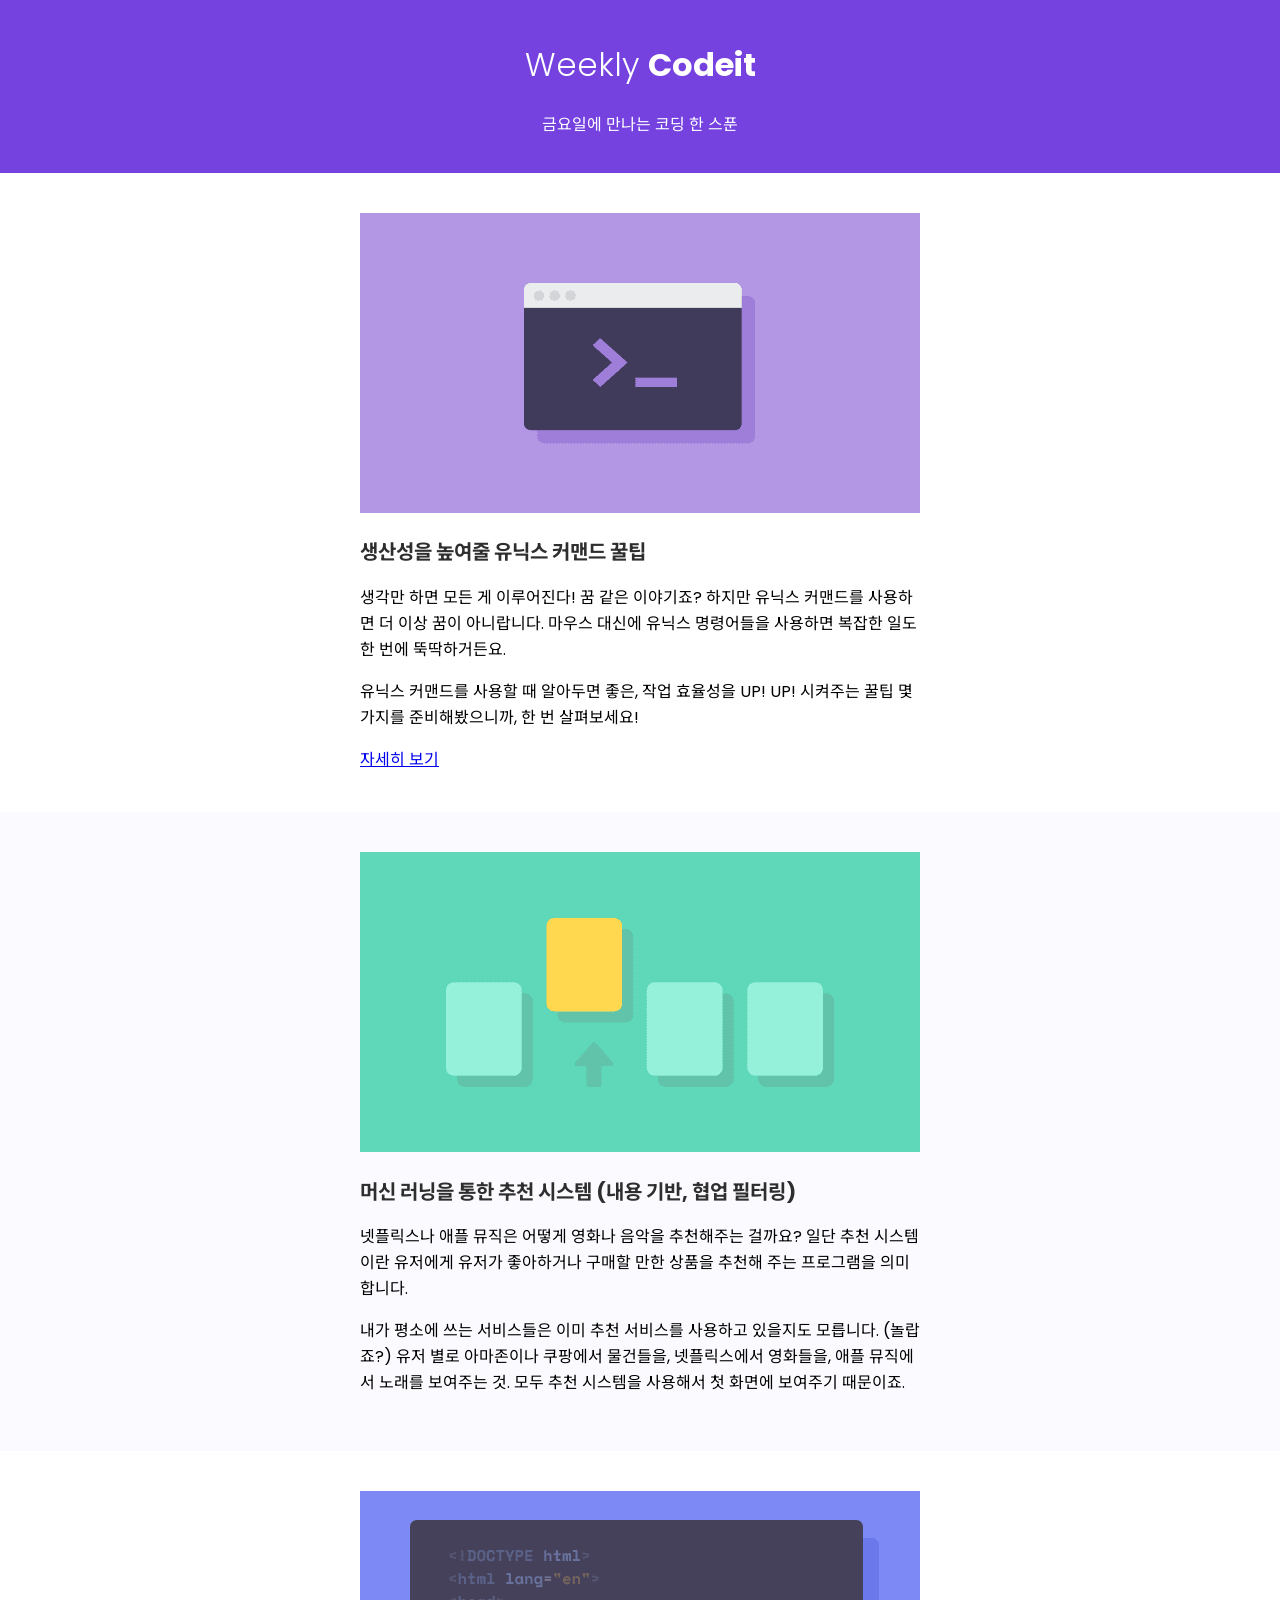
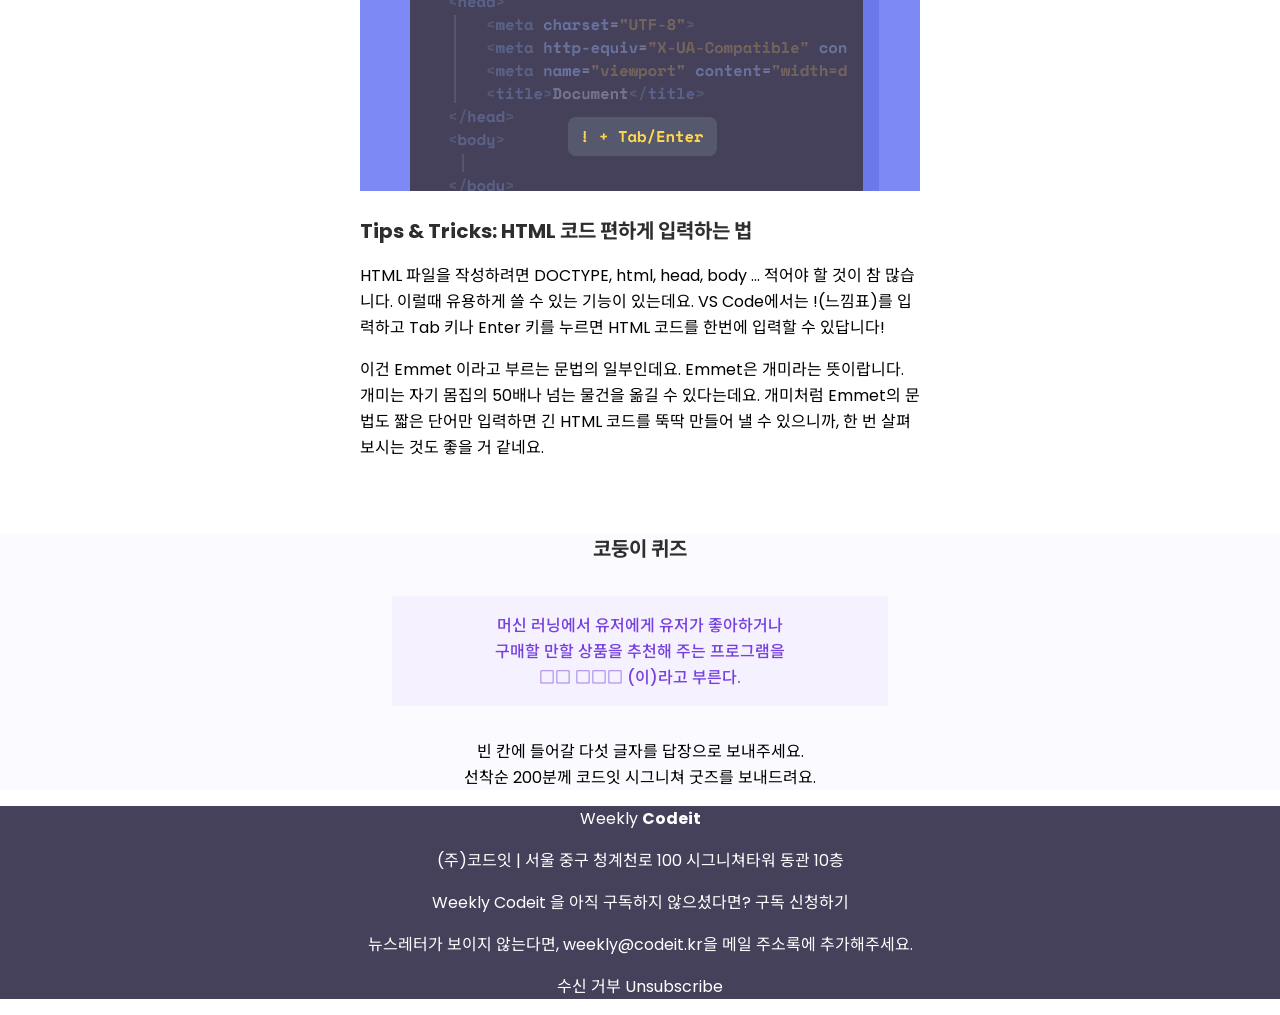
<file: NEWSLETTER/index.html>
<!DOCTYPE html>
<html>
  <head>
    <title>Weekly Codeit!</title>
    <meta charset="UTF-8">
    <link rel="preconnect" href="https://fonts.googleapis.com">
    <link rel="preconnect" href="https://fonts.gstatic.com" crossorigin>
    <link href="https://fonts.googleapis.com/css2?family=Poppins:ital,wght@0,100;0,200;0,300;0,400;0,500;0,600;0,700;0,800;0,900;1,100;1,200;1,300;1,400;1,500;1,600;1,700;1,800;1,900&display=swap" rel="stylesheet">
    <link rel="preconnect" href="https://fonts.googleapis.com">
    <link rel="preconnect" href="https://fonts.gstatic.com" crossorigin>
    <link href="https://fonts.googleapis.com/css2?family=Noto+Sans+KR:wght@100..900&display=swap" rel="stylesheet">
  </head>
  <body style="font-family: Poppins, 'Noto Sans KR'; margin:0">
    <div style="color: #ffffff; background-color: #7542e0; text-align:center; padding: 20px">
      <h1 style="font-weight: 300; ">Weekly <span style="font-weight: 700;">Codeit</span></h1>
      <p>금요일에 만나는 코딩 한 스푼</p>
    </div>
    
    <div style="padding: 40px 20px">
      <div style="width: 560px; margin: 0 auto;">
        <img src="thumbnail-unix.png" style="width: 100%;">
        <h2 style="color: #2e2e2e; font-size: 20px;">생산성을 높여줄 유닉스 커맨드 꿀팁</h2>
        <p>
          생각만 하면 모든 게 이루어진다! 꿈 같은 이야기죠?
          하지만 유닉스 커맨드를 사용하면 더 이상 꿈이 아니랍니다.
          마우스 대신에 유닉스 명령어들을 사용하면 복잡한 일도 한 번에 뚝딱하거든요. 
        </p>
        <p>
          유닉스 커맨드를 사용할 때 알아두면 좋은, 작업 효율성을 UP! UP!
          시켜주는 꿀팁 몇 가지를 준비해봤으니까, 한 번 살펴보세요!
        </p>
        <a href="https://codeit.kr">자세히 보기</a>
        <br>
      </div>
    </div>
    <div style="background-color: #fbfbff; padding: 40px 20px">
      <div style="width: 560px; margin: 0 auto;">
        <img src="thumbnail-machine-learning.png", style="width: 100%;">
        <h2 style="color: #2e2e2e; font-size: 20px;">머신 러닝을 통한 추천 시스템 (내용 기반, 협업 필터링)</h2>
        <p>
          <p>
            넷플릭스나 애플 뮤직은 어떻게 영화나 음악을 추천해주는 걸까요? 일단 추천 시스템이란 유저에게 유저가
            좋아하거나 구매할 만한 상품을 추천해 주는 프로그램을 의미합니다.
          </p>
          <p>
            내가 평소에 쓰는 서비스들은 이미 추천 서비스를 사용하고 있을지도 모릅니다.
            (놀랍죠?) 유저 별로 아마존이나 쿠팡에서 물건들을, 넷플릭스에서 영화들을, 애플 뮤직에서 노래를 보여주는 것.
            모두 추천 시스템을 사용해서 첫 화면에 보여주기 때문이죠.
          </p>
        </p>
      </div>
    </div>
    <div>
      <div style="padding: 40px 20px; width: 560px; margin: 0 auto;">
        <img src="thumbnail-emmet.png", style="width: 100%;">
        <h2 style="color: #2e2e2e; font-size: 20px;">Tips & Tricks: HTML 코드 편하게 입력하는 법</h2>
        <p>
          HTML 파일을 작성하려면 DOCTYPE, html, head, body ... 적어야 할 것이 참 많습니다.
          이럴때 유용하게 쓸 수 있는 기능이 있는데요. VS Code에서는 !(느낌표)를 입력하고 Tab 키나 Enter 키를 누르면
          HTML 코드를 한번에 입력할 수 있답니다!
        </p>
        <p>
          이건 Emmet 이라고 부르는 문법의 일부인데요. Emmet은 개미라는 뜻이랍니다.
          개미는 자기 몸집의 50배나 넘는 물건을 옮길 수 있다는데요.
          개미처럼 Emmet의 문법도 짧은 단어만 입력하면 긴 HTML 코드를 뚝딱 만들어 낼 수 있으니까, 한 번 살펴보시는 것도 좋을 거 같네요.
        </p>
      </div>
    </div>
    <div style="background-color: #fbfbff; text-align:center;">
      <div style="width: 560px; margin: 0 auto;">
        <h2 style="color: #2e2e2e; font-size: 20px;">코둥이 퀴즈</h2>
        <p style="background-color: #f6f1ff; color:#7542e0; font-weight: 500; padding: 16px; margin: 32px">
          머신 러닝에서 유저에게 유저가 좋아하거나<br>
          구매할 만할 상품을 추천해 주는 프로그램을<br>
          □□ □□□  (이)라고 부른다.
        </p>
        <p>
          빈 칸에 들어갈 다섯 글자를 답장으로 보내주세요.<br>
          선착순 200분께 코드잇 시그니쳐 굿즈를 보내드려요.
        </p>
      </div>
    </div>
    <div style="background-color: #46415a; color: #ffffff; text-align:center">
      <p>
        Weekly <span style="font-weight: 700;">Codeit</span>
      </p>
      <p>
        (주)코드잇 | 서울 중구 청계천로 100 시그니쳐타워 동관 10층
      </p>
      <p>
        Weekly Codeit 을 아직 구독하지 않으셨다면? 구독 신청하기
      </p>
      <p>
        뉴스레터가 보이지 않는다면, weekly@codeit.kr을 메일 주소록에 추가해주세요.
      </p>
      <p>
        수신 거부 Unsubscribe
      </p>
    </div>
  </body>
</html>
</file>
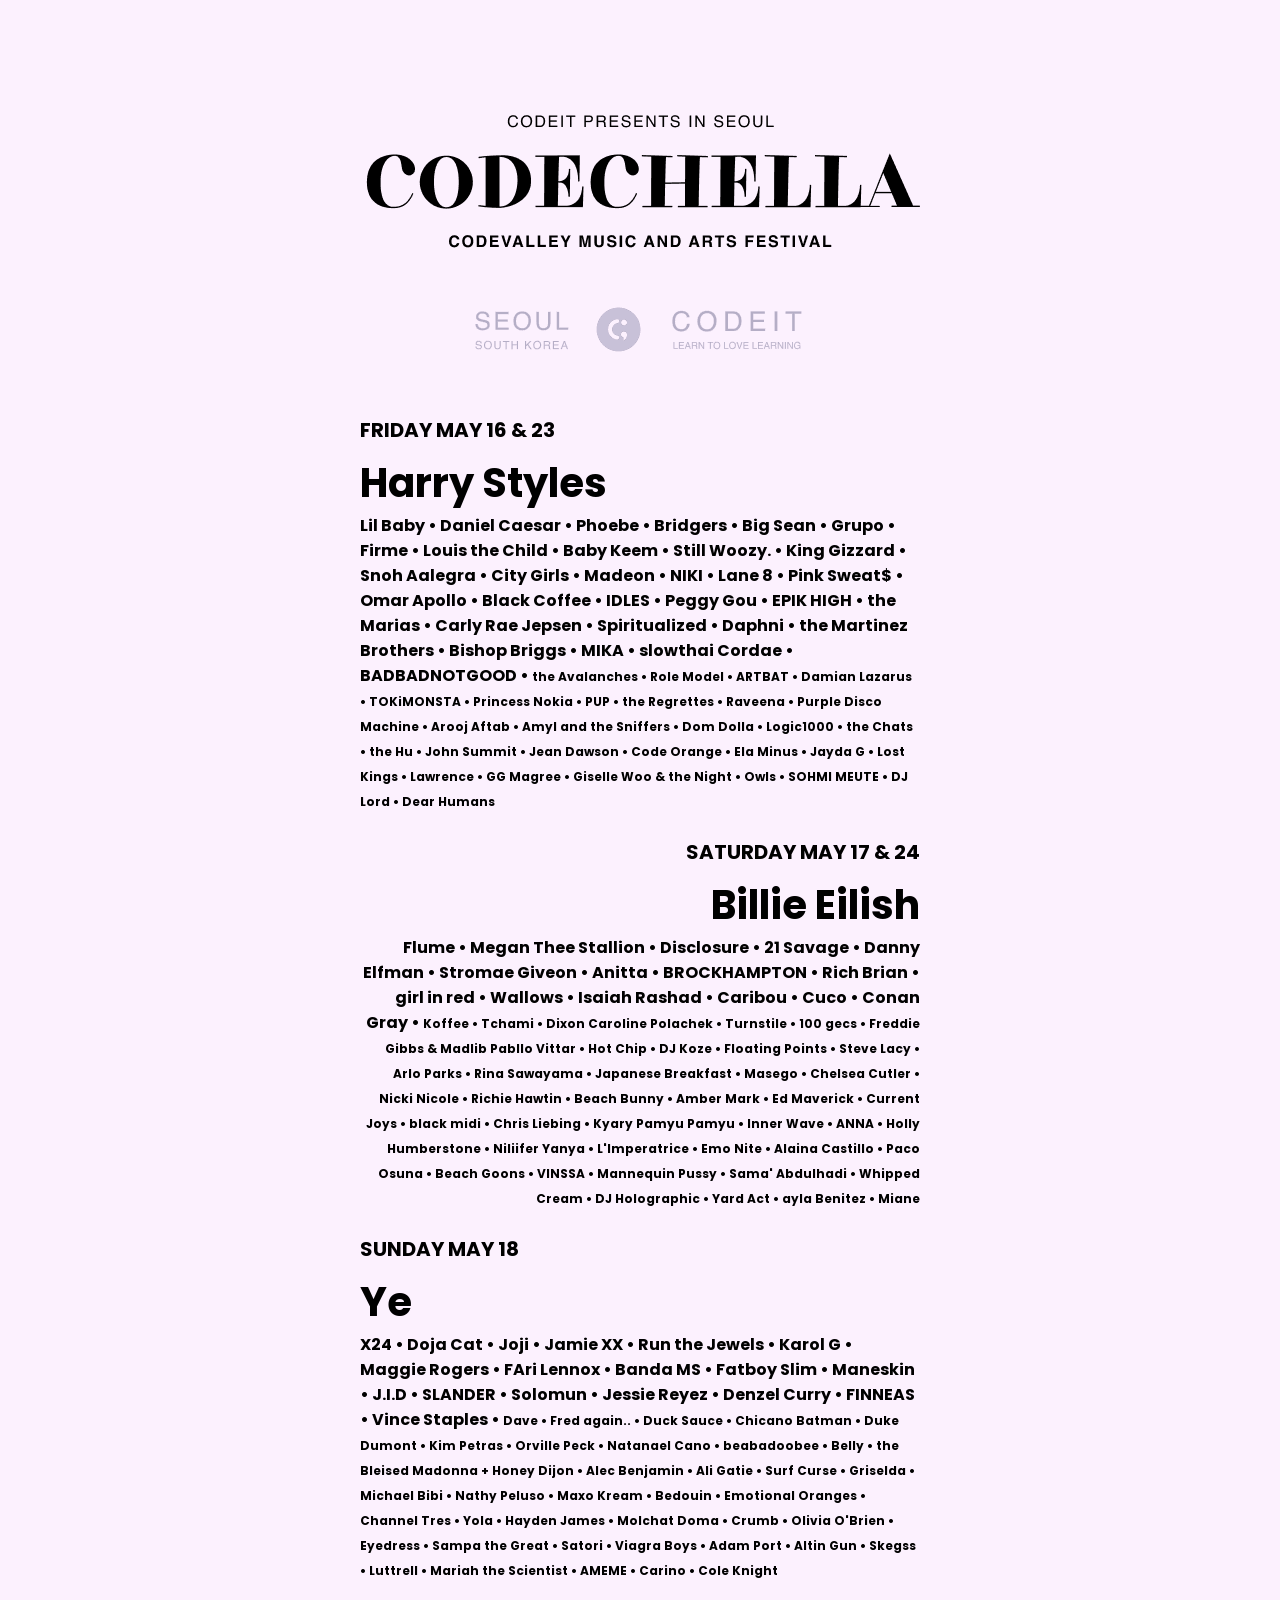
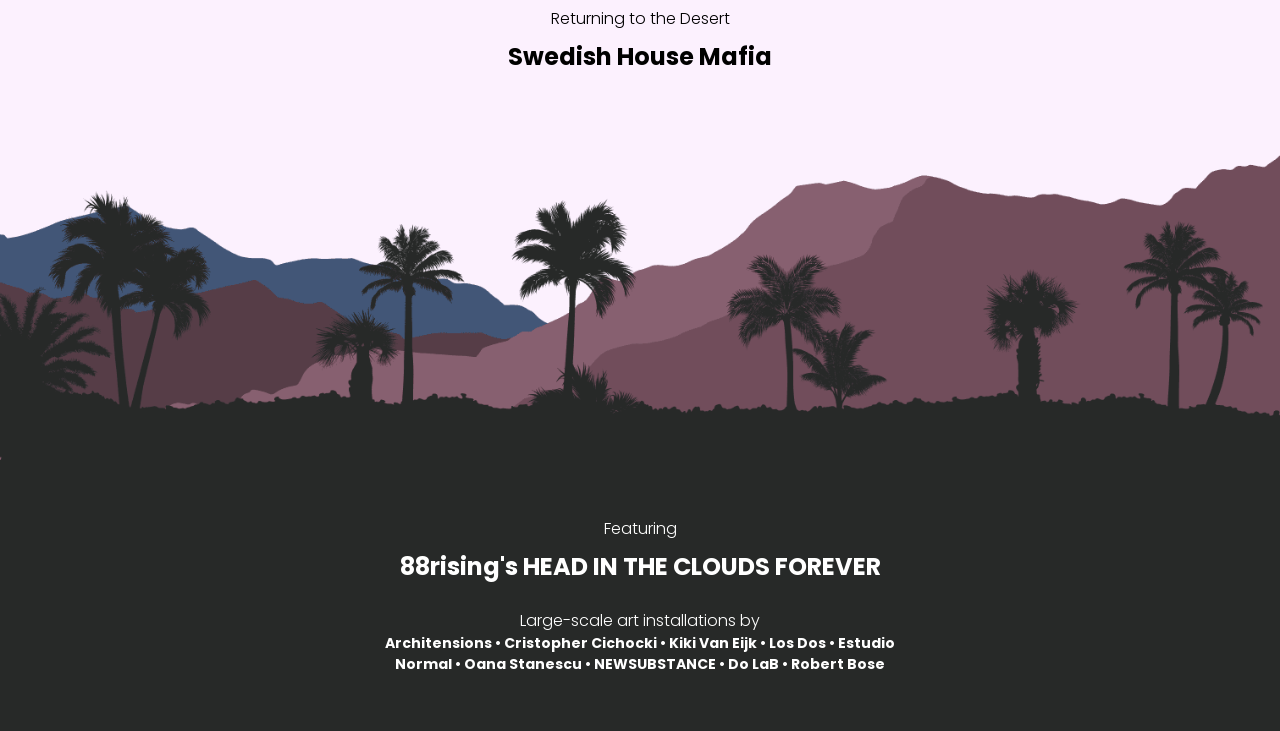
<file: PRACTICE/Codechella/index.html>
<!DOCTYPE html>
<html>
  <head>
    <meta charset="utf-8">
    <title>Codechella Festival</title>
    <link rel="preconnect" href="https://fonts.googleapis.com">
    <link rel="preconnect" href="https://fonts.gstatic.com" crossorigin>
    <link href="https://fonts.googleapis.com/css2?family=Poppins:ital,wght@0,100;0,200;0,300;0,400;0,500;0,600;0,700;0,800;0,900;1,100;1,200;1,300;1,400;1,500;1,600;1,700;1,800;1,900&display=swap" rel="stylesheet">
  </head>
  <body style="font-family: Poppins, sans-serif; background-color: #fcf1fe; font-size: 16px; font-weight: 700; margin: 0">
    <div style="padding: 56px">
      <div style="width: 640px; margin: 56px auto">
        <img src="header.png">
      </div>
      <div style="width: 560px; margin: 24px auto;">
        <div style="margin: 24px 0">
          <h2 style="font-size: 20px; margin: 8px 0">FRIDAY MAY 16 & 23</h2>
          <p style="margin: 8px 0">
            <span style="font-size: 40px; margin: 8px 0">Harry Styles</span><br>
            <span>
              Lil Baby • Daniel Caesar • Phoebe • Bridgers • Big Sean • Grupo •
              Firme • Louis the Child • Baby Keem • Still Woozy. • King Gizzard •
              Snoh Aalegra • City Girls • Madeon • NIKI • Lane 8 • Pink Sweat$ •
              Omar Apollo • Black Coffee • IDLES • Peggy Gou • EPIK HIGH •
              the Marias • Carly Rae Jepsen • Spiritualized • Daphni • the Martinez Brothers •
              Bishop Briggs • MIKA • slowthai Cordae • BADBADNOTGOOD •
            </span>
            <span style="font-size: 12px">
              the Avalanches • Role Model • ARTBAT • Damian Lazarus • TOKiMONSTA •
              Princess Nokia • PUP • the Regrettes • Raveena • Purple Disco Machine •
              Arooj Aftab • Amyl and the Sniffers • Dom Dolla • Logic1000 • the Chats •
              the Hu • John Summit • Jean Dawson • Code Orange • Ela Minus • Jayda G •
              Lost Kings • Lawrence • GG Magree • Giselle Woo & the Night • Owls •
              SOHMI MEUTE • DJ Lord • Dear Humans
            </span>
          </p>
        </div>
        <div style="margin: 24px 0; text-align: right;">
          <h2 style="font-size: 20px; margin: 8px 0">SATURDAY MAY 17 & 24</h2>
          <p style="margin: 8px 0">
            <span style="font-size: 40px; margin: 8px 0">Billie Eilish</span><br>
            <span>
              Flume • Megan Thee Stallion • Disclosure • 21 Savage • Danny Elfman •
              Stromae Giveon • Anitta • BROCKHAMPTON • Rich Brian • girl in red •
              Wallows • Isaiah Rashad • Caribou • Cuco • Conan Gray •
            </span>
            <span style="font-size: 12px">
              Koffee • Tchami • Dixon Caroline Polachek • Turnstile • 100 gecs •
              Freddie Gibbs & Madlib Pabllo Vittar • Hot Chip • DJ Koze •
              Floating Points • Steve Lacy • Arlo Parks •
              Rina Sawayama • Japanese Breakfast • Masego • Chelsea Cutler •
              Nicki Nicole • Richie Hawtin • Beach Bunny • Amber Mark • Ed Maverick •
              Current Joys • black midi • Chris Liebing • Kyary Pamyu Pamyu • 
              Inner Wave • ANNA • Holly Humberstone • Niliifer Yanya • L'Imperatrice •
              Emo Nite • Alaina Castillo • Paco Osuna • Beach Goons • VINSSA • Mannequin
              Pussy • Sama' Abdulhadi • Whipped Cream • DJ Holographic • Yard
              Act • ayla Benitez • Miane
            </span>
          </p>
        </div>
        <div style="margin: 24px 0">
          <h2 style="font-size: 20px; margin: 8px 0">SUNDAY MAY 18</h2>
          <p style="margin: 8px 0">
            <span style="font-size: 40px; margin: 8px 0">Ye</span><br>
            <span>
              X24 • Doja Cat • Joji • Jamie XX • Run the Jewels • Karol G •
              Maggie Rogers • FAri Lennox • Banda MS • Fatboy Slim • Maneskin •
              J.I.D • SLANDER • Solomun • Jessie Reyez • Denzel Curry • FINNEAS •
              Vince Staples •
            </span>
            <span style="font-size: 12px">
              Dave • Fred again.. • Duck Sauce • Chicano Batman • Duke Dumont •
              Kim Petras • Orville Peck • Natanael Cano • beabadoobee • Belly •
              the Bleised Madonna + Honey Dijon • Alec Benjamin • Ali Gatie •
              Surf Curse • Griselda • Michael Bibi • Nathy Peluso • Maxo Kream •
              Bedouin • Emotional Oranges • Channel Tres • Yola • Hayden James •
              Molchat Doma • Crumb • Olivia O'Brien • Eyedress • Sampa the Great •
              Satori • Viagra Boys • Adam Port • Altin Gun • Skegss • Luttrell •
              Mariah the Scientist • AMEME • Carino • Cole Knight
            </span>
          </p>
        </div>
        <div style="text-align: center; margin: 24px 0">
          <h2 style="margin: 8px 0; font-weight: 300; font-size: 16px;">Returning to the Desert</h2>
          <p style="margin: 0; font-size: 24px;">Swedish House Mafia</p>
        </div>
      </div>
    </div>
    <img src="palm_tree_background.png" style="display: block; width: 100%">
    <div style="background-color: #272928; color: #ffffff; padding: 32px">
      <div style="text-align: center; width: 560px; margin: 0 auto">
        <div style="margin: 24px 0">
          <h2 style="font-size: 16px; font-weight: 300; margin: 8px 0">Featuring</h2>
          <p style="font-size: 24px; margin: 8px 0">88rising's HEAD IN THE CLOUDS FOREVER</p>
        </div>
        <div style="margin: 24px 0">
          <h2 style="font-size: 16px; font-weight: 300; margin: 0">Large-scale art installations by</h2>
          <p style="font-size: 14px; margin: 0">
            Architensions • Cristopher Cichocki • Kiki Van Eijk • Los Dos •
            Estudio Normal • Oana Stanescu • NEWSUBSTANCE • Do LaB • Robert Bose
          </p>
        </div>
      </div>
    </div>
  </body>
</html>
</file>
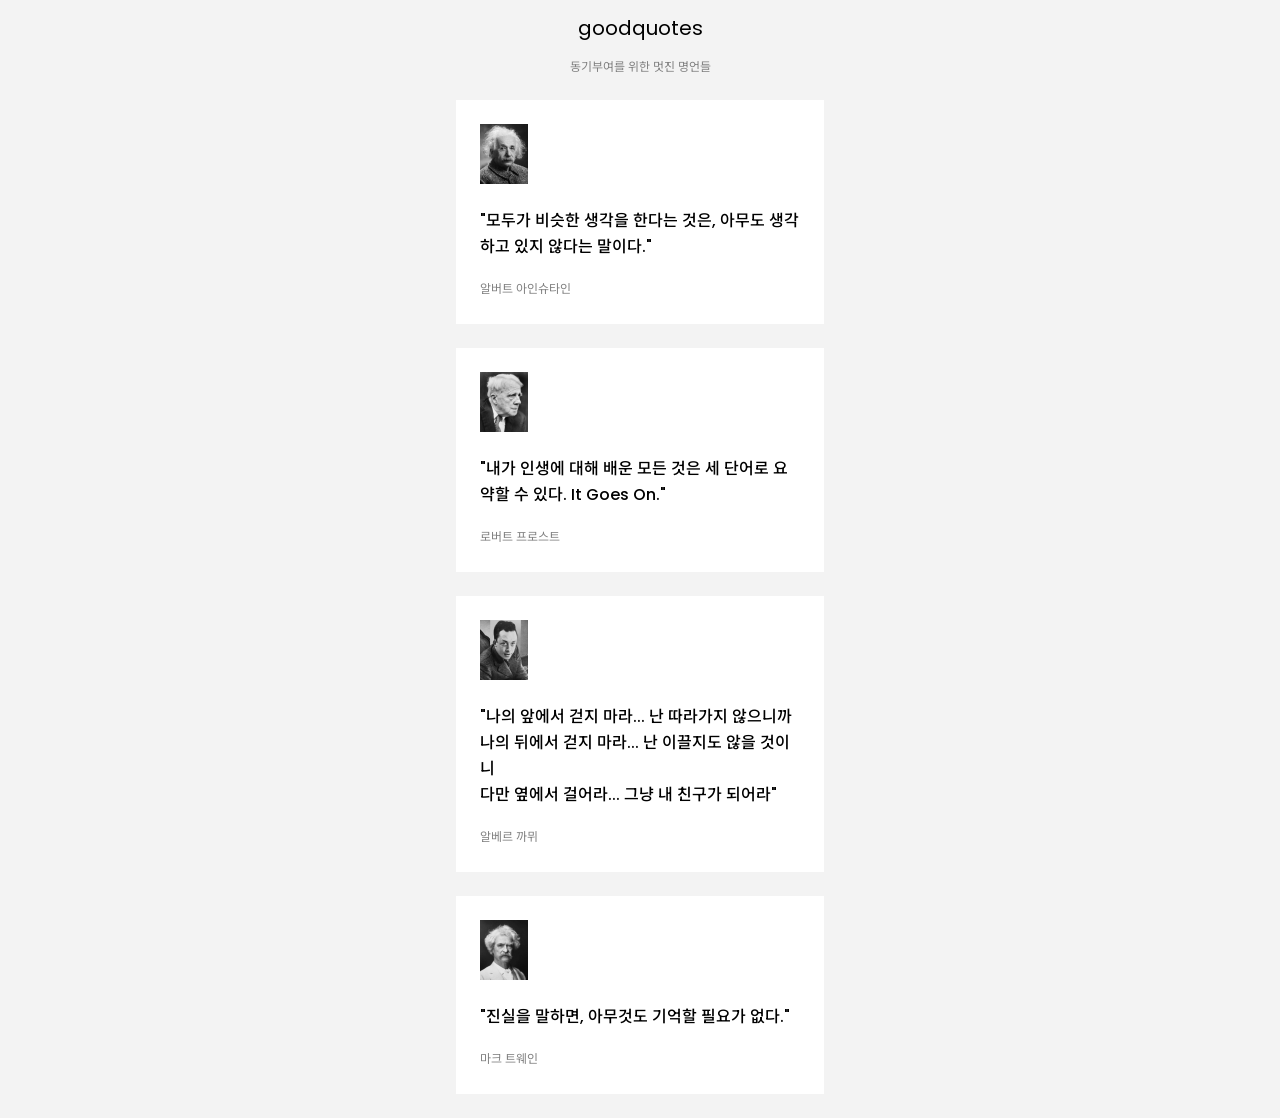
<file: PRACTICE/GOODQUOTES/index.html>
<!DOCTYPE html>
<html>
  <head>
    <meta charset="utf-8">
    <title>goodquotes</title>
    <link rel="preconnect" href="https://fonts.googleapis.com">
    <link rel="preconnect" href="https://fonts.gstatic.com" crossorigin>
    <link
      href="https://fonts.googleapis.com/css2?family=Noto+Sans+KR:wght@400;700&family=Poppins:wght@400;600&display=swap"
      rel="stylesheet">
    <link rel="stylesheet" href="style.css">
  </head>
  <body>
    <h1 id="titleGoodquote">goodquotes</h1>
    <h2 id="forMotivation">동기부여를 위한 멋진 명언들</h2>
    <div class="quotes">
      <img src="einstein.png">
      <p>
        "모두가 비슷한 생각을 한다는 것은, 아무도 생각하고 있지 않다는 말이다."
      </p>
      <span class="name">알버트 아인슈타인</span>
    </div>
    <div class="quotes">
      <img src="frost.png">
      <p>
        "내가 인생에 대해 배운 모든 것은 세 단어로 요약할 수 있다. It Goes On."
      </p>
      <span class="name">로버트 프로스트</span>
    </div>
    <div class="quotes">
      <img src="camus.png">
      <p>
        "나의 앞에서 걷지 마라... 난 따라가지 않으니까<br>
        나의 뒤에서 걷지 마라... 난 이끌지도 않을 것이니<br>
        다만 옆에서 걸어라... 그냥 내 친구가 되어라"
      </p>
      <span class="name">알베르 까뮈</span>
    </div>
    <div class="quotes">
      <img src="twain.png">
      <p>"진실을 말하면, 아무것도 기억할 필요가 없다."</p>
      <span class="name">마크 트웨인</span>
    </div>
  </body>
</html>
</file>
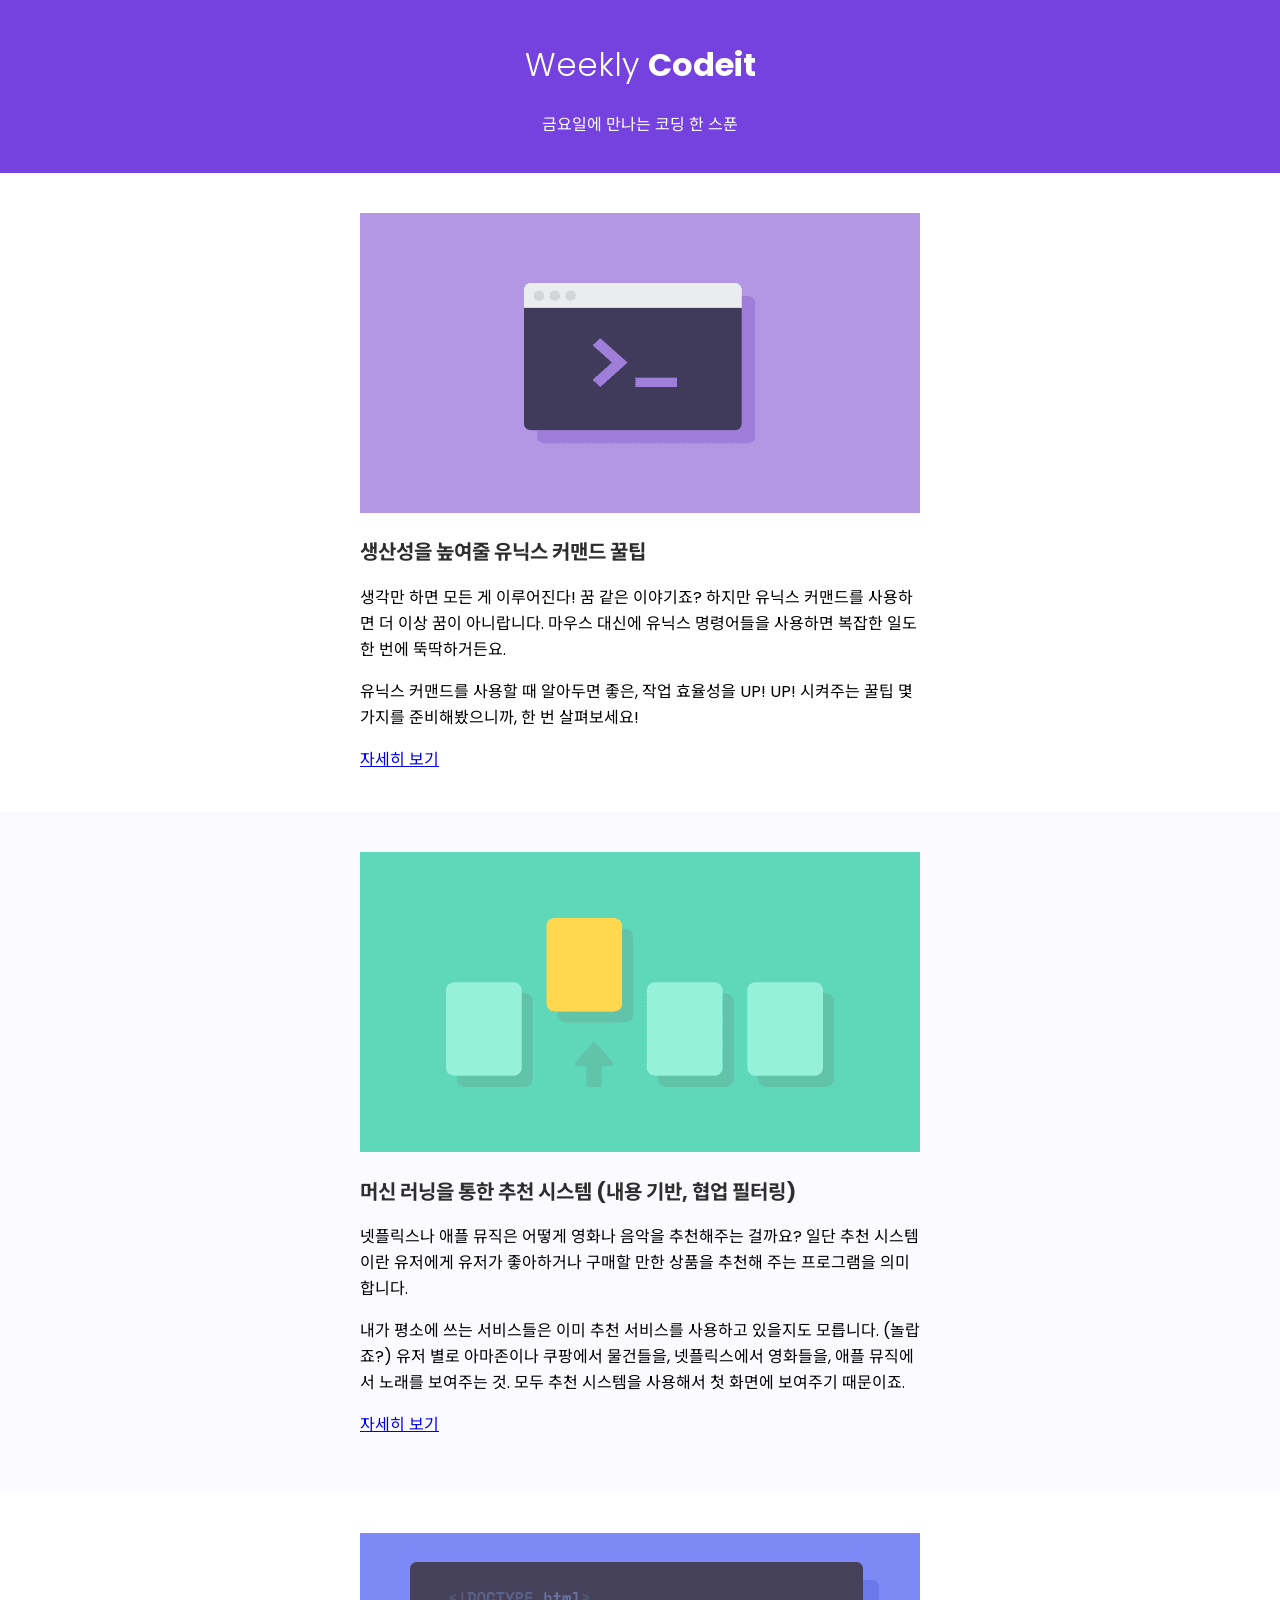
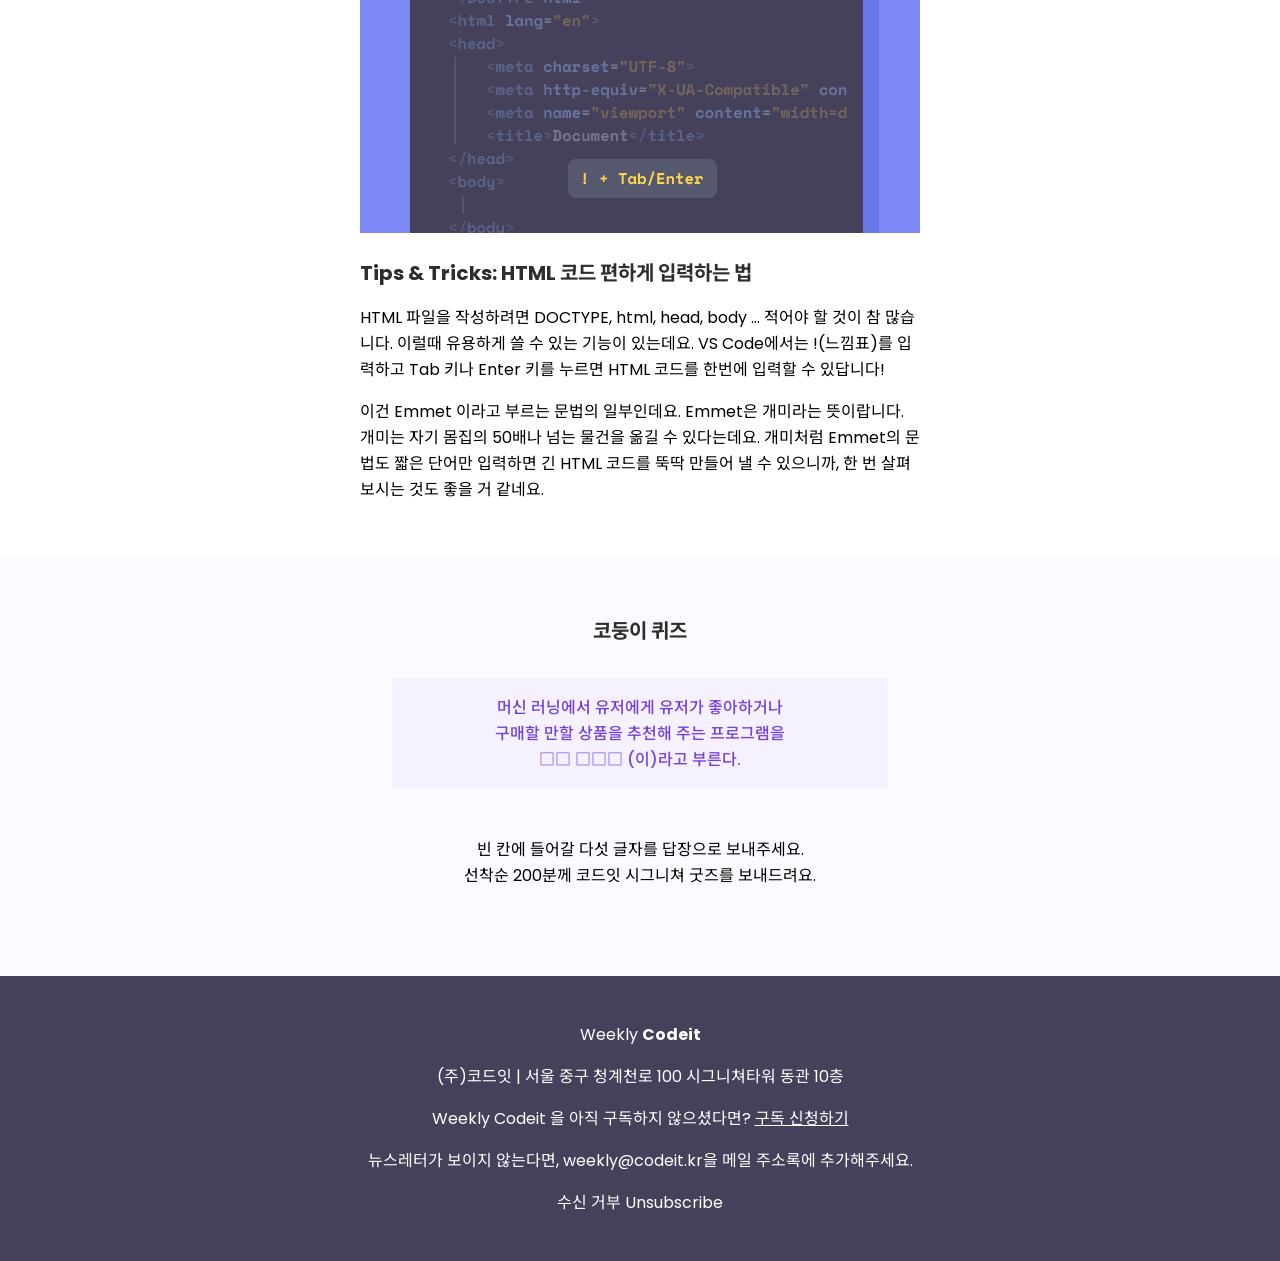
<file: PRACTICE/NEWSLETTER/index.html>
<!DOCTYPE html>
<html>
  <head>
    <title>Weekly Codeit!</title>
    <meta charset="UTF-8">
    <meta name="description" content="금요일에 만나는 코딩 한 스푼">
    <meta property="og:title" content="Weekly Codeit">
    <link rel="preconnect" href="https://fonts.googleapis.com">
    <link rel="preconnect" href="https://fonts.gstatic.com" crossorigin>
    <link href="https://fonts.googleapis.com/css2?family=Poppins:ital,wght@0,100;0,200;0,300;0,400;0,500;0,600;0,700;0,800;0,900;1,100;1,200;1,300;1,400;1,500;1,600;1,700;1,800;1,900&display=swap" rel="stylesheet">
    <link rel="preconnect" href="https://fonts.googleapis.com">
    <link rel="preconnect" href="https://fonts.gstatic.com" crossorigin>
    <link href="https://fonts.googleapis.com/css2?family=Noto+Sans+KR:wght@100..900&display=swap" rel="stylesheet">
  </head>
  <body style="font-family: Poppins, 'Noto Sans KR'; margin:0">
    <div style="color: #ffffff; background-color: #7542e0; text-align:center; padding: 20px">
      <h1 style="font-weight: 300; ">Weekly <span style="font-weight: 700;">Codeit</span></h1>
      <p>금요일에 만나는 코딩 한 스푼</p>
    </div>
    
    <div style="padding: 40px 20px">
      <div style="width: 560px; margin: 0 auto;">
        <img src="thumbnail-unix.png" style="width: 100%;">
        <h2 style="color: #2e2e2e; font-size: 20px;">생산성을 높여줄 유닉스 커맨드 꿀팁</h2>
        <p>
          생각만 하면 모든 게 이루어진다! 꿈 같은 이야기죠?
          하지만 유닉스 커맨드를 사용하면 더 이상 꿈이 아니랍니다.
          마우스 대신에 유닉스 명령어들을 사용하면 복잡한 일도 한 번에 뚝딱하거든요. 
        </p>
        <p>
          유닉스 커맨드를 사용할 때 알아두면 좋은, 작업 효율성을 UP! UP!
          시켜주는 꿀팁 몇 가지를 준비해봤으니까, 한 번 살펴보세요!
        </p>
        <a href="https://codeit.kr">자세히 보기</a>
        <br>
      </div>
    </div>
    <div style="background-color: #fbfbff; padding: 40px 20px">
      <div style="width: 560px; margin: 0 auto;">
        <img src="thumbnail-machine-learning.png", style="width: 100%;">
        <h2 style="color: #2e2e2e; font-size: 20px;">머신 러닝을 통한 추천 시스템 (내용 기반, 협업 필터링)</h2>
        <p>
          <p>
            넷플릭스나 애플 뮤직은 어떻게 영화나 음악을 추천해주는 걸까요? 일단 추천 시스템이란 유저에게 유저가
            좋아하거나 구매할 만한 상품을 추천해 주는 프로그램을 의미합니다.
          </p>
          <p>
            내가 평소에 쓰는 서비스들은 이미 추천 서비스를 사용하고 있을지도 모릅니다.
            (놀랍죠?) 유저 별로 아마존이나 쿠팡에서 물건들을, 넷플릭스에서 영화들을, 애플 뮤직에서 노래를 보여주는 것.
            모두 추천 시스템을 사용해서 첫 화면에 보여주기 때문이죠.
          </p>
          <a href="https://codeit.kr">자세히 보기</a>
          <br>
        </p>
      </div>
    </div>
    <div>
      <div style="padding: 40px 20px; width: 560px; margin: 0 auto;">
        <img src="thumbnail-emmet.png", style="width: 100%;">
        <h2 style="color: #2e2e2e; font-size: 20px;">Tips & Tricks: HTML 코드 편하게 입력하는 법</h2>
        <p>
          HTML 파일을 작성하려면 DOCTYPE, html, head, body ... 적어야 할 것이 참 많습니다.
          이럴때 유용하게 쓸 수 있는 기능이 있는데요. VS Code에서는 !(느낌표)를 입력하고 Tab 키나 Enter 키를 누르면
          HTML 코드를 한번에 입력할 수 있답니다!
        </p>
        <p>
          이건 Emmet 이라고 부르는 문법의 일부인데요. Emmet은 개미라는 뜻이랍니다.
          개미는 자기 몸집의 50배나 넘는 물건을 옮길 수 있다는데요.
          개미처럼 Emmet의 문법도 짧은 단어만 입력하면 긴 HTML 코드를 뚝딱 만들어 낼 수 있으니까, 한 번 살펴보시는 것도 좋을 거 같네요.
        </p>
      </div>
    </div>
    <div style="background-color: #fbfbff; text-align:center; padding: 40px 20px;">
      <div style="width: 560px; margin: 0 auto;">
        <h2 style="color: #2e2e2e; font-size: 20px;">코둥이 퀴즈</h2>
        <p style="background-color: #f6f1ff; color:#7542e0; font-weight: 500; padding: 16px; margin: 32px">
          머신 러닝에서 유저에게 유저가 좋아하거나<br>
          구매할 만할 상품을 추천해 주는 프로그램을<br>
          □□ □□□  (이)라고 부른다.
        </p>
        <div>
          <p style="padding: 16px; margin: 32px;">
            빈 칸에 들어갈 다섯 글자를 답장으로 보내주세요.<br>
            선착순 200분께 코드잇 시그니쳐 굿즈를 보내드려요.
          </p>
        </div>
      </div>
    </div>
    <div style="background-color: #46415a; color: #ffffff; text-align:center; padding: 30px">
      <p>
        Weekly <span style="font-weight: 700;">Codeit</span>
      </p>
      <p>
        (주)코드잇 | 서울 중구 청계천로 100 시그니쳐타워 동관 10층
      </p>
      <p>
        Weekly Codeit 을 아직 구독하지 않으셨다면? <a href="subscribe.html", style="color: #ffffff;">구독 신청하기</a>
      </p>
      <p>
        뉴스레터가 보이지 않는다면, weekly@codeit.kr을 메일 주소록에 추가해주세요.
      </p>
      <p>
        수신 거부 Unsubscribe
      </p>
    </div>
  </body>
</html>
</file>
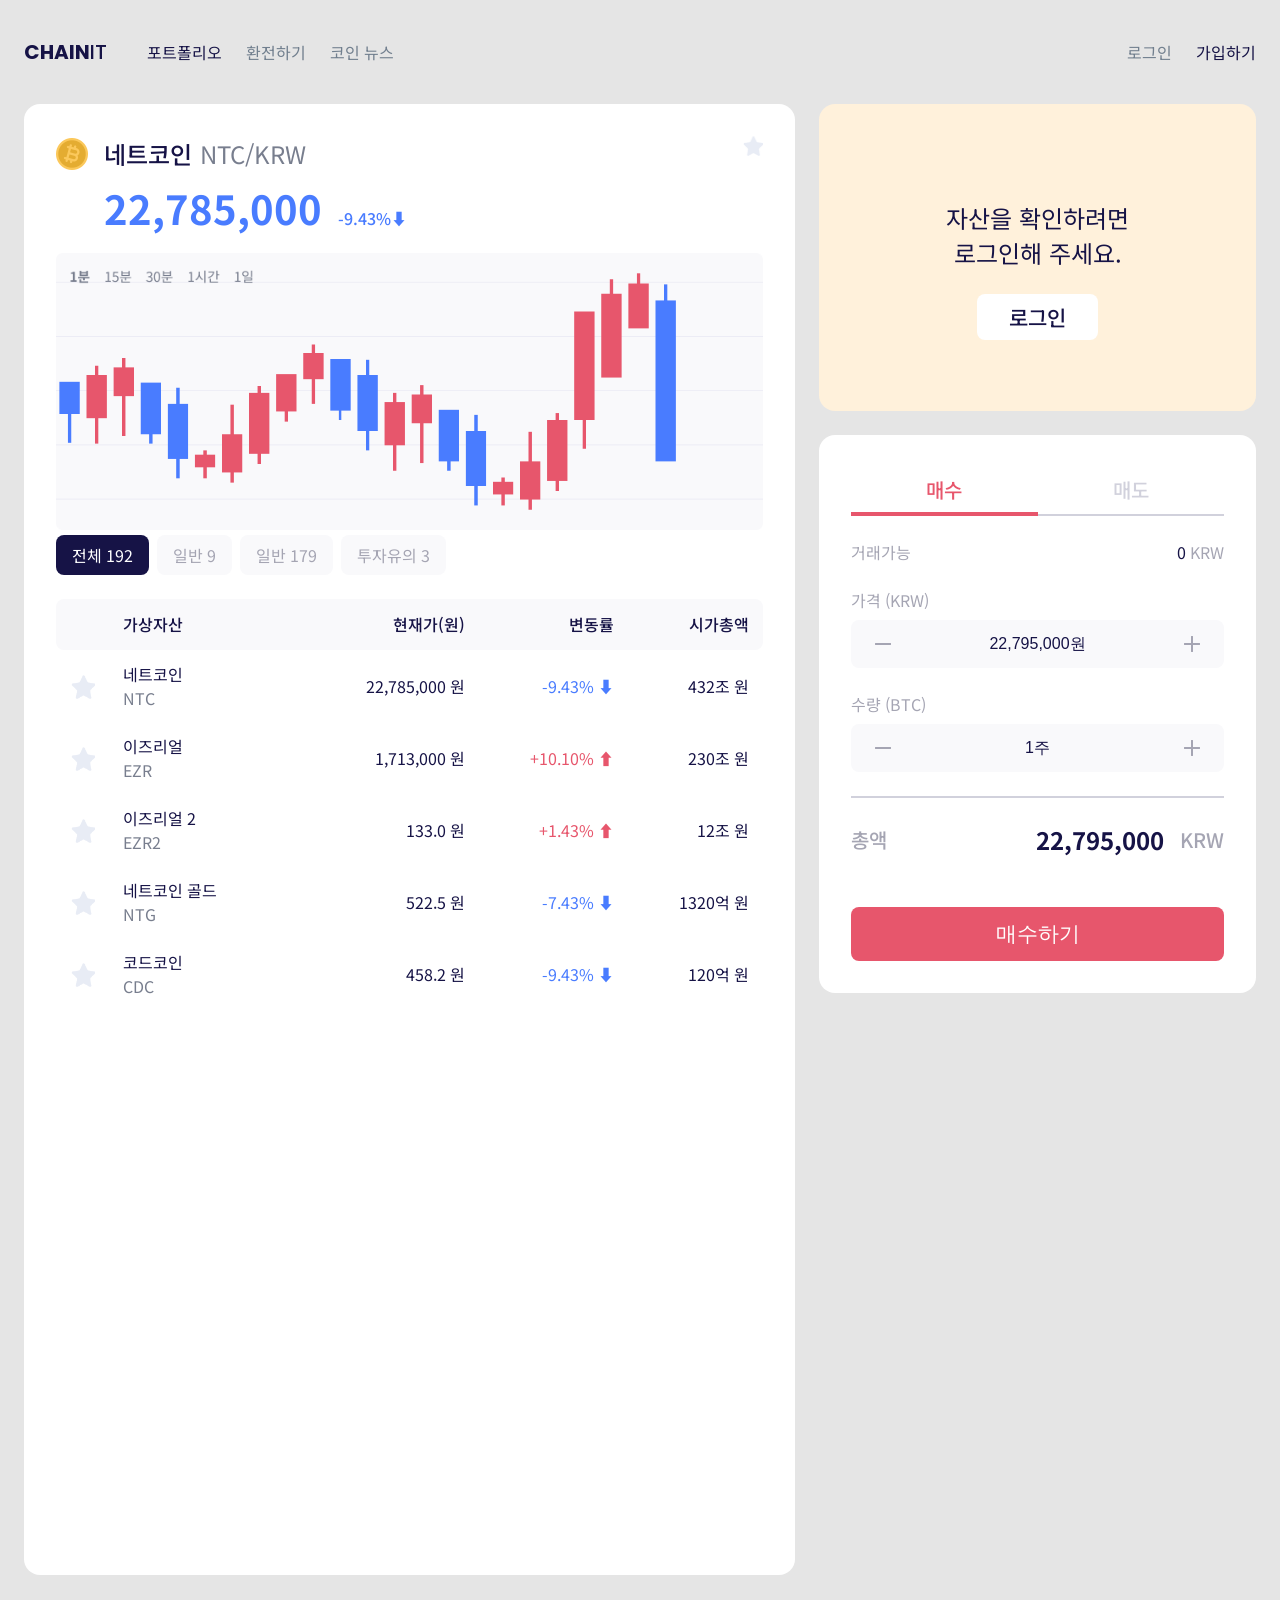
<file: PRACTICE/CSS 레이아웃/CHAINIT/index.html>
<!DOCTYPE html>
<html lang="ko">
  <head>
    <meta charset="utf-8">
    <title>Chainit</title>
    <link rel="preconnect" href="https://fonts.googleapis.com">
    <link rel="preconnect" href="https://fonts.gstatic.com" crossorigin>
    <link
      href="https://fonts.googleapis.com/css2?family=Noto+Sans+KR:wght@400;700&family=Poppins:wght@400;700&display=swap"
      rel="stylesheet"
   >
    <link rel="stylesheet" href="style.css">
  </head>
  <body>
    <header>
      <div class="logo"><span class="accent">CHAIN</span>IT</div>
      <ul class="site menu">
        <li class="active">포트폴리오</li>
        <li>환전하기</li>
        <li>코인 뉴스</li>
      </ul>
      <ul class="auth menu">
        <li>로그인</li>
        <li class="active">가입하기</li>
      </ul>
    </header>
    <main>
      <section class="prices">
        <div class="detail">
          <div class="crypto-name">
            <img class="crypto-logo" src="images/icon_bitcoin.png" alt="네트코인 심볼">
            네트코인
            <span class="ticker-symbol">NTC/KRW</span>
          </div>

          <div class="current-price">
            22,785,000<span class="change">-9.43%⬇</span>
          </div>
          <img
            class="chart-image"
            src="images/img_chart.png"
            alt="네트코인 차트"
         >
          <img
            src="images/icon_star.png"
            alt="네트코인을 관심 코인에 추가하기"
            class="bookmark"
         >
        </div>
        <ul class="categories">
          <li class="category active">전체 192</li>
          <li class="category">일반 9</li>
          <li class="category">일반 179</li>
          <li class="category">투자유의 3</li>
        </ul>
        <table class="price-table">
          <thead>
            <tr>
              <th></th>
              <th>가상자산</th>
              <th>현재가(원)</th>
              <th>변동률</th>
              <th>시가총액</th>
            </tr>
          </thead>
          <tr>
            <td>
              <img
                src="images/icon_star.png"
                alt="관심 코인에 추가하기"
                class="table-item-bookmark"
             >
            </td>
            <td>네트코인<br><span class="ticker">NTC</span></td>
            <td>22,785,000 원</td>
            <td class="fall">-9.43% ⬇</td>
            <td>432조 원</td>
          </tr>
          <tr>
            <td>
              <img
                src="images/icon_star.png"
                alt="관심 코인에 추가하기"
                class="table-item-bookmark"
             >
            </td>
            <td>이즈리얼<br><span class="ticker">EZR</span></td>
            <td>1,713,000 원</td>
            <td class="rise">+10.10% ⬆</td>
            <td>230조 원</td>
          </tr>
          <tr>
            <td>
              <img
                src="images/icon_star.png"
                alt="관심 코인에 추가하기"
                class="table-item-bookmark"
             >
            </td>
            <td>이즈리얼 2<br><span class="ticker">EZR2</span></td>
            <td>133.0 원</td>
            <td class="rise">+1.43% ⬆</td>
            <td>12조 원</td>
          </tr>
          <tr>
            <td>
              <img
                src="images/icon_star.png"
                alt="관심 코인에 추가하기"
                class="table-item-bookmark"
             >
            </td>
            <td>네트코인 골드<br><span class="ticker">NTG</span></td>
            <td>522.5 원</td>
            <td class="fall">-7.43% ⬇</td>
            <td>1320억 원</td>
          </tr>
          <tr>
            <td>
              <img
                src="images/icon_star.png"
                alt="관심 코인에 추가하기"
                class="table-item-bookmark"
             >
            </td>
            <td>코드코인<br><span class="ticker">CDC</span></td>
            <td>458.2 원</td>
            <td class="fall">-9.43% ⬇</td>
            <td>120억 원</td>
          </tr>
        </table>
      </section>

      <section class="assets">
        <p class="login-message">
          자산을 확인하려면<br>
          로그인해 주세요.
        </p>
        <a href="#" class="login">로그인</a>
      </section>

      <section class="order">
        <div class="order-types">
          <a href="" class="order-type active">매수</a>
          <a href="" class="order-type">매도</a>
        </div>
        <div class="available">
          <div class="label">거래가능</div>
          <span>0 <span class="label">KRW</span></span>
        </div>
        <div class="price">
          <label class="label" for="price">가격 (KRW)</label>
          <div class="input-container">
            <img class="icon" src="images/icon_subtract.png" alt="감소">
            <input name="price" type="text" value="22,795,000원">
            <img class="icon" src="images/icon_add.png" alt="추가">
          </div>
        </div>
        <div class="quantity">
          <label class="label" for="quantity">수량 (BTC)</label>
          <div class="input-container">
            <img class="icon" src="images/icon_subtract.png" alt="감소">
            <input name="quantity" type="text" value="1주">
            <img class="icon" src="images/icon_add.png" alt="증가">
          </div>
        </div>
        <hr>
        <div class="total">
          <span class="label big">총액</span>
          <span class="total-price">22,795,000</span>
          <span class="label big">KRW</span>
        </div>
        <button class="order-button">매수하기</button>
      </section>
    </main>
  </body>
</html>
</file>
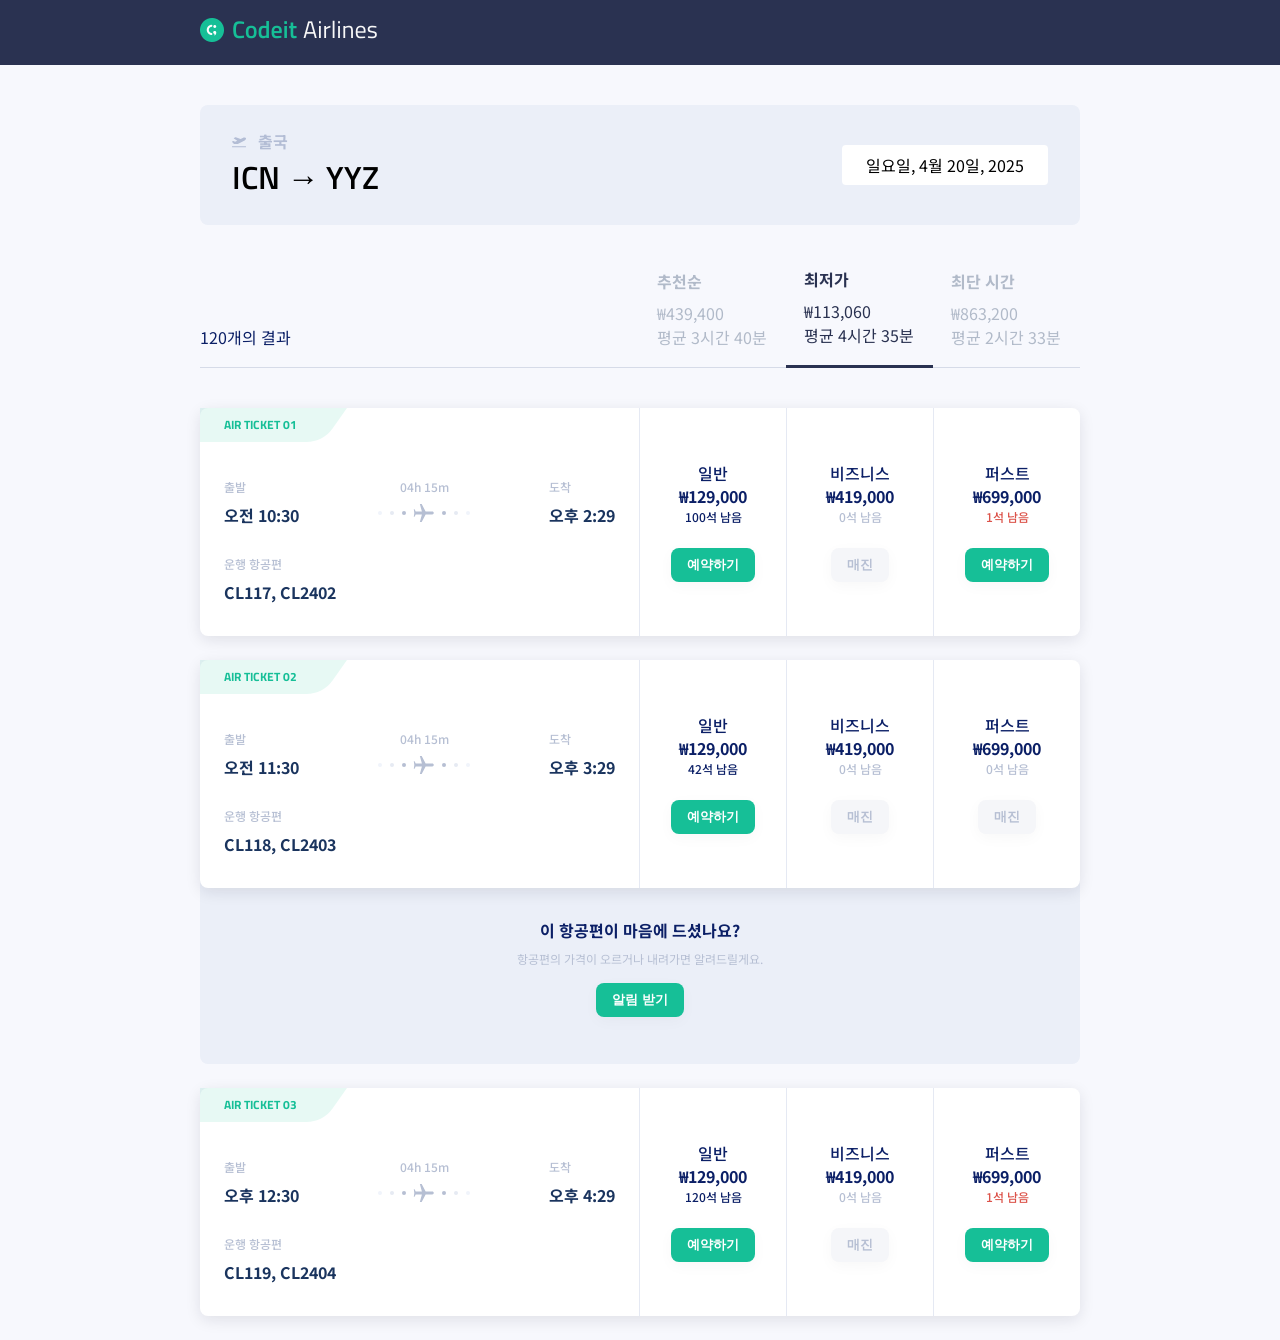
<file: PRACTICE/CSS 레이아웃/CODEITAIRLINES/index.html>
<!DOCTYPE html>
<html>
  <head>
    <meta charset="utf-8">
    <title>Codeit Airline</title>
    <link rel="preconnect" href="https://fonts.googleapis.com">
    <link rel="preconnect" href="https://fonts.gstatic.com" crossorigin>
    <link
      href="https://fonts.googleapis.com/css2?family=Noto+Sans+KR:wght@400;700&family=Titillium+Web:wght@300;600&display=swap"
      rel="stylesheet"
   >
    <link rel="stylesheet" href="style.css">
  </head>
  <body>
    <div class="header">
      <div class="container">
        <img id="logo" src="images/logo.png">
      </div>
    </div>
    <div class="content">
      <div class="container">
        <div class="trip">
          <div class="trip-route">
            <div class="trip-title">
              <img
                class="trip-depart-icon"
                src="images/fa-solid_plane-departure.svg"
             >
              출국
            </div>
            <div class="trip-airports">ICN → YYZ</div>
          </div>
          <span class="trip-date">일요일, 4월 20일, 2025</span>
        </div>

        <div class="flights-header">
          <div class="flights-header-result">120개의 결과</div>
          <div class="flights-header-col">
            <div class="order-by">추천순</div>
            <div>
              ₩439,400<br>
              평균 3시간 40분
            </div>
          </div>
          <div class="flights-header-col active">
            <div class="order-by">최저가</div>
            <div>
              ₩113,060<br>
              평균 4시간 35분
            </div>
          </div>
          <div class="flights-header-col">
            <div class="order-by">최단 시간</div>
            <div>
              ₩863,200<br>
              평균 2시간 33분
            </div>
          </div>
        </div>

        <div class="flight-card">
          <div class="ticket">
            <h2 class="ticket-label">AIR TICKET 01</h2>
            <div class="content">
              <div class="departure-arrival">
                <div class="departure">
                  <h3 class="label">출발</h3>
                  <div>오전 10:30</div>
                </div>
                <div class="journey">
                  <h3 class="label">04h 15m</h3>
                  <img class="flight-icon" src="images/img_journey.svg">
                </div>
                <div class="arrival">
                  <h3 class="label">도착</h3>
                  <div>오후 2:29</div>
                </div>
              </div>
              <div class="planes">
                <h3 class="label">운행 항공편</h3>
                <div>CL117, CL2402</div>
              </div>
            </div>
          </div>
          <div class="cabin">
            <h3 class="name">일반</h3>
            <p class="price">₩129,000</p>
            <p class="left">100석 남음</p>
            <button class="reserve">예약하기</button>
          </div>
          <div class="cabin soldout">
            <h3 class="name">비즈니스</h3>
            <p class="price">₩419,000</p>
            <p class="left">0석 남음</p>
            <button class="reserve" disabled>매진</button>
          </div>
          <div class="cabin soldout-soon">
            <h3 class="name">퍼스트</h3>
            <p class="price">₩699,000</p>
            <p class="left">1석 남음</p>
            <button class="reserve">예약하기</button>
          </div>
        </div>

        <div class="flight-card">
          <div class="ticket">
            <h2 class="ticket-label">AIR TICKET 02</h2>
            <div class="content">
              <div class="departure-arrival">
                <div class="departure">
                  <h3 class="label">출발</h3>
                  <div>오전 11:30</div>
                </div>
                <div class="journey">
                  <h3 class="label">04h 15m</h3>
                  <img class="flight-icon" src="images/img_journey.svg">
                </div>
                <div class="arrival">
                  <h3 class="label">도착</h3>
                  <div>오후 3:29</div>
                </div>
              </div>
              <div class="planes">
                <h3 class="label">운행 항공편</h3>
                <div>CL118, CL2403</div>
              </div>
            </div>
          </div>
          <div class="cabin">
            <h3 class="name">일반</h3>
            <p class="price">₩129,000</p>
            <p class="left">42석 남음</p>
            <button class="reserve">예약하기</button>
          </div>
          <div class="cabin soldout">
            <h3 class="name">비즈니스</h3>
            <p class="price">₩419,000</p>
            <p class="left">0석 남음</p>
            <button class="reserve" disabled>매진</button>
          </div>
          <div class="cabin soldout">
            <h3 class="name">퍼스트</h3>
            <p class="price">₩699,000</p>
            <p class="left">0석 남음</p>
            <button class="reserve" disabled>매진</button>
          </div>
        </div>

        <div class="ad">
          <h3>이 항공편이 마음에 드셨나요?</h3>
          <p>항공편의 가격이 오르거나 내려가면 알려드릴게요.</p>
          <button>알림 받기</button>
        </div>

        <div class="flight-card">
          <div class="ticket">
            <h2 class="ticket-label">AIR TICKET 03</h2>
            <div class="content">
              <div class="departure-arrival">
                <div class="departure">
                  <h3 class="label">출발</h3>
                  <div>오후 12:30</div>
                </div>
                <div class="journey">
                  <h3 class="label">04h 15m</h3>
                  <img class="flight-icon" src="images/img_journey.svg">
                </div>
                <div class="arrival">
                  <h3 class="label">도착</h3>
                  <div>오후 4:29</div>
                </div>
              </div>
              <div class="planes">
                <h3 class="label">운행 항공편</h3>
                <div>CL119, CL2404</div>
              </div>
            </div>
          </div>
          <div class="cabin">
            <h3 class="name">일반</h3>
            <p class="price">₩129,000</p>
            <p class="left">120석 남음</p>
            <button class="reserve">예약하기</button>
          </div>
          <div class="cabin soldout">
            <h3 class="name">비즈니스</h3>
            <p class="price">₩419,000</p>
            <p class="left">0석 남음</p>
            <button class="reserve" disabled>매진</button>
          </div>
          <div class="cabin soldout-soon">
            <h3 class="name">퍼스트</h3>
            <p class="price">₩699,000</p>
            <p class="left">1석 남음</p>
            <button class="reserve">예약하기</button>
          </div>
        </div>
      </div>
    </div>
  </body>
</html>
</file>
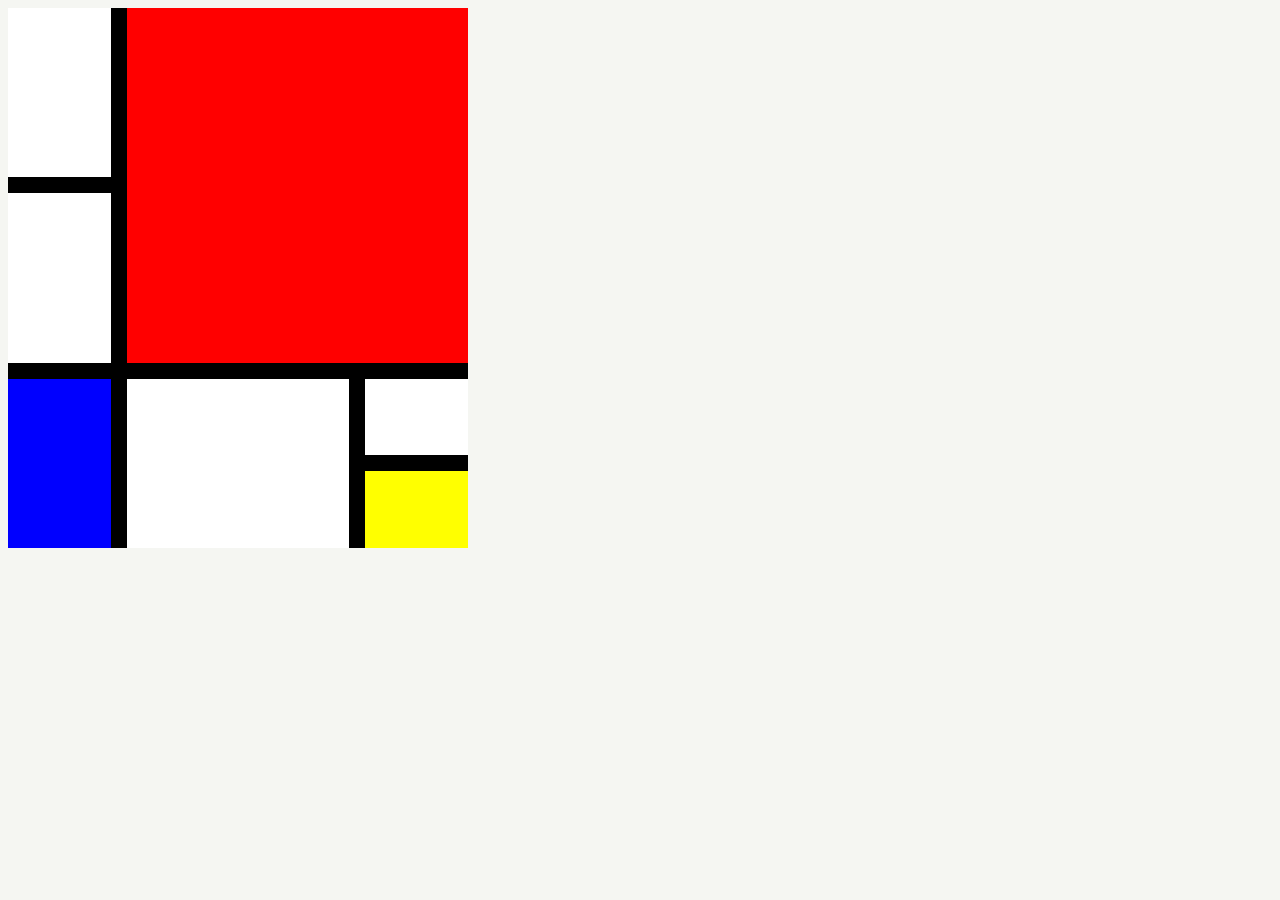
<file: PRACTICE/CSS 레이아웃/MONDRIAN/index.html>
<!DOCTYPE html>
<html lang="ko">
  <head>
    <meta charset="utf-8">
      <title>빨강, 파랑, 노랑의 구성 II</title>
    <link rel="stylesheet" href="style.css">
  </head>
  <body>
    <div class="painting">
      <div id="box1"></div>
      <div id="box2"></div>
      <div id="box3"></div>
      <div id="box4"></div>
      <div id="box5"></div>
      <div id="box6"></div>
      <div id="box7"></div>
    </div>
  </body>
</html>
</file>
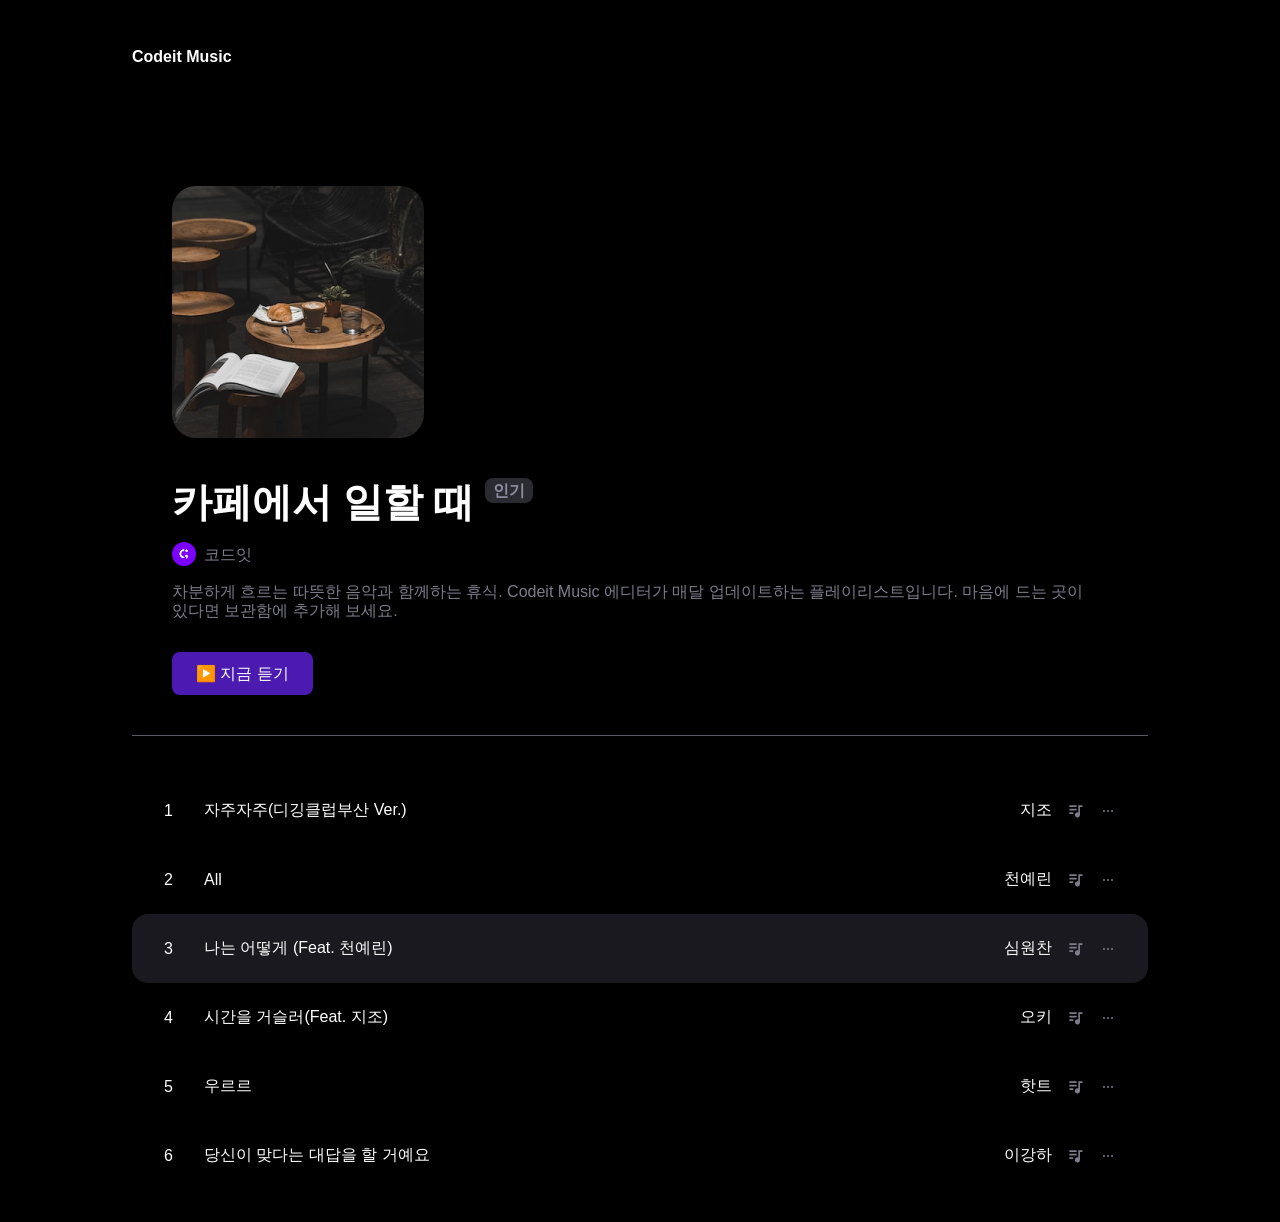
<file: PRACTICE/CSS 레이아웃/MUSIC/index.html>
<!DOCTYPE html>
<html lang="ko">
<head>
  <meta charset="utf-8">
  <title>Codeit Music</title>
  <link rel="stylesheet" href="style.css">
</head>
<body>
  <header>
    <div class="wrap">Codeit Music</div>
  </header>
  <main class="wrap">
    <div class="info">
      <div class="cover">
        <img
          class="cover-image"
          src="images/img_cafe.png"
          alt="카페에서 일할 때 커버 이미지"
       >
        <img
          src="images/icon_play.png"
          alt="재생 아이콘"
          class="cover-play-icon"
       >
      </div>
      <h1 class="playlist-title">
        카페에서 일할 때
        <span class="hot-badge"> 인기 </span>
      </h1>
      <div class="artist">
        <img
          src="images/img_codeit.png"
          alt="코드잇 프로필"
          class="artist-profile"
       >
        코드잇
      </div>
      <div class="description">
        차분하게 흐르는 따뜻한 음악과 함께하는 휴식. Codeit Music 에디터가
        매달 업데이트하는 플레이리스트입니다. 마음에 드는 곳이 있다면 보관함에
        추가해 보세요.
      </div>
      <button class="play-button">▶️ 지금 듣기</button>
    </div>
    <ol class="tracks">
      <li class="track">
        <div class="track-number">1</div>
        <div class="track-title">자주자주(디깅클럽부산 Ver.)</div>
        <div class="track-artist">지조</div>
        <img
          class="track-icon"
          src="images/icon_playlist.svg"
          alt="플레이리스트에 넣기"
       >
        <img class="track-icon" src="images/icon_more.svg" alt="더 보기">
      </li>
      <li class="track">
        <div class="track-number">2</div>
        <div class="track-title">All</div>
        <div class="track-artist">천예린</div>
        <img
          class="track-icon"
          src="images/icon_playlist.svg"
          alt="플레이리스트에 넣기"
       >
        <img class="track-icon" src="images/icon_more.svg" alt="더 보기">
      </li>
      <li class="track active">
        <div class="track-number">3</div>
        <div class="track-title">나는 어떻게 (Feat. 천예린)</div>
        <div class="track-artist">심원찬</div>
        <img
          class="track-icon"
          src="images/icon_playlist.svg"
          alt="플레이리스트에 넣기"
       >
        <img class="track-icon" src="images/icon_more.svg" alt="더 보기">
      </li>
      <li class="track">
        <div class="track-number">4</div>
        <div class="track-title">시간을 거슬러(Feat. 지조)</div>
        <div class="track-artist">오키</div>
        <img
          class="track-icon"
          src="images/icon_playlist.svg"
          alt="플레이리스트에 넣기"
       >
        <img class="track-icon" src="images/icon_more.svg" alt="더 보기">
      </li>
      <li class="track">
        <div class="track-number">5</div>
        <div class="track-title">우르르</div>
        <div class="track-artist">핫트</div>
        <img
          class="track-icon"
          src="images/icon_playlist.svg"
          alt="플레이리스트에 넣기"
       >
        <img class="track-icon" src="images/icon_more.svg" alt="더 보기">
      </li>
      <li class="track">
        <div class="track-number">6</div>
        <div class="track-title">당신이 맞다는 대답을 할 거예요</div>
        <div class="track-artist">이강하</div>
        <img
          class="track-icon"
          src="images/icon_playlist.svg"
          alt="플레이리스트에 넣기"
       >
        <img class="track-icon" src="images/icon_more.svg" alt="더 보기">
      </li>
    </ol>
  </main>
</body>
</html>
</file>
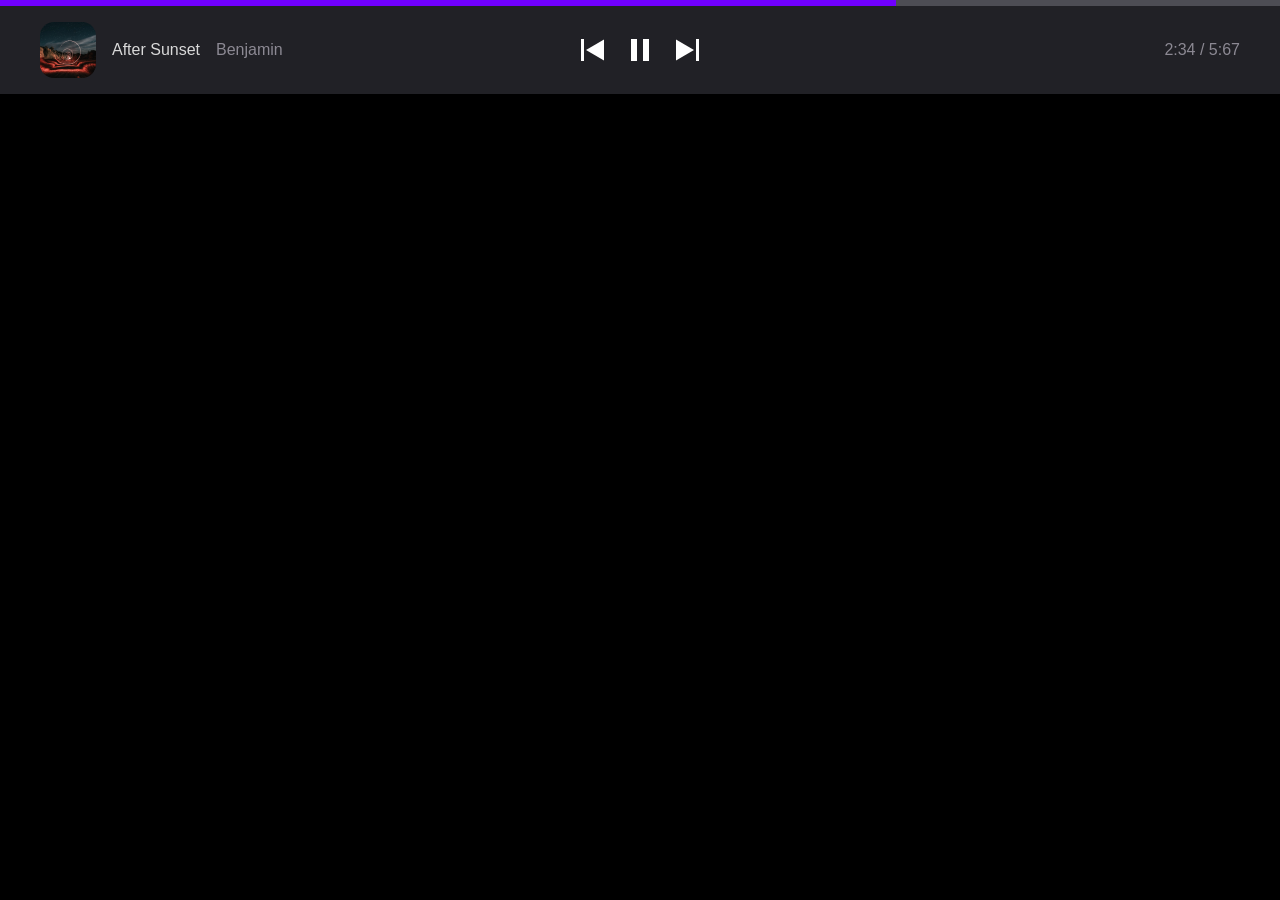
<file: PRACTICE/CSS 레이아웃/MUSICPLAYER/index.html>
<!DOCTYPE html>
<html lang="ko">
<head>
  <meta charset="utf-8">
  <title>Codeit Music</title>
  <link rel="stylesheet" href="style.css">
</head>
<body>
  <div class="player">
    <div class="progress-bar">
      <div class="progress"></div>
    </div>
    <div class="player-main">
      <div class="info">
        <img class="current" src="images/img_current_song.png" alt="현재 재생 중인 곡">
        <div class="title">After Sunset</div>
        <div class="artist">Benjamin</div>
      </div>
      <div class="controls">
        <img src="images/icon_before.svg" alt="이전 곡" width="48" height="48">
        <img src="images/icon_pause.svg" alt="일시정지" width="48" height="48">
        <img src="images/icon_after.svg" alt="다음 곡" width="48" height="48">
      </div>
      <div class="time">
        2:34 / 5:67
      </div>
    </div>
  </div>
</body>
</html>
</file>
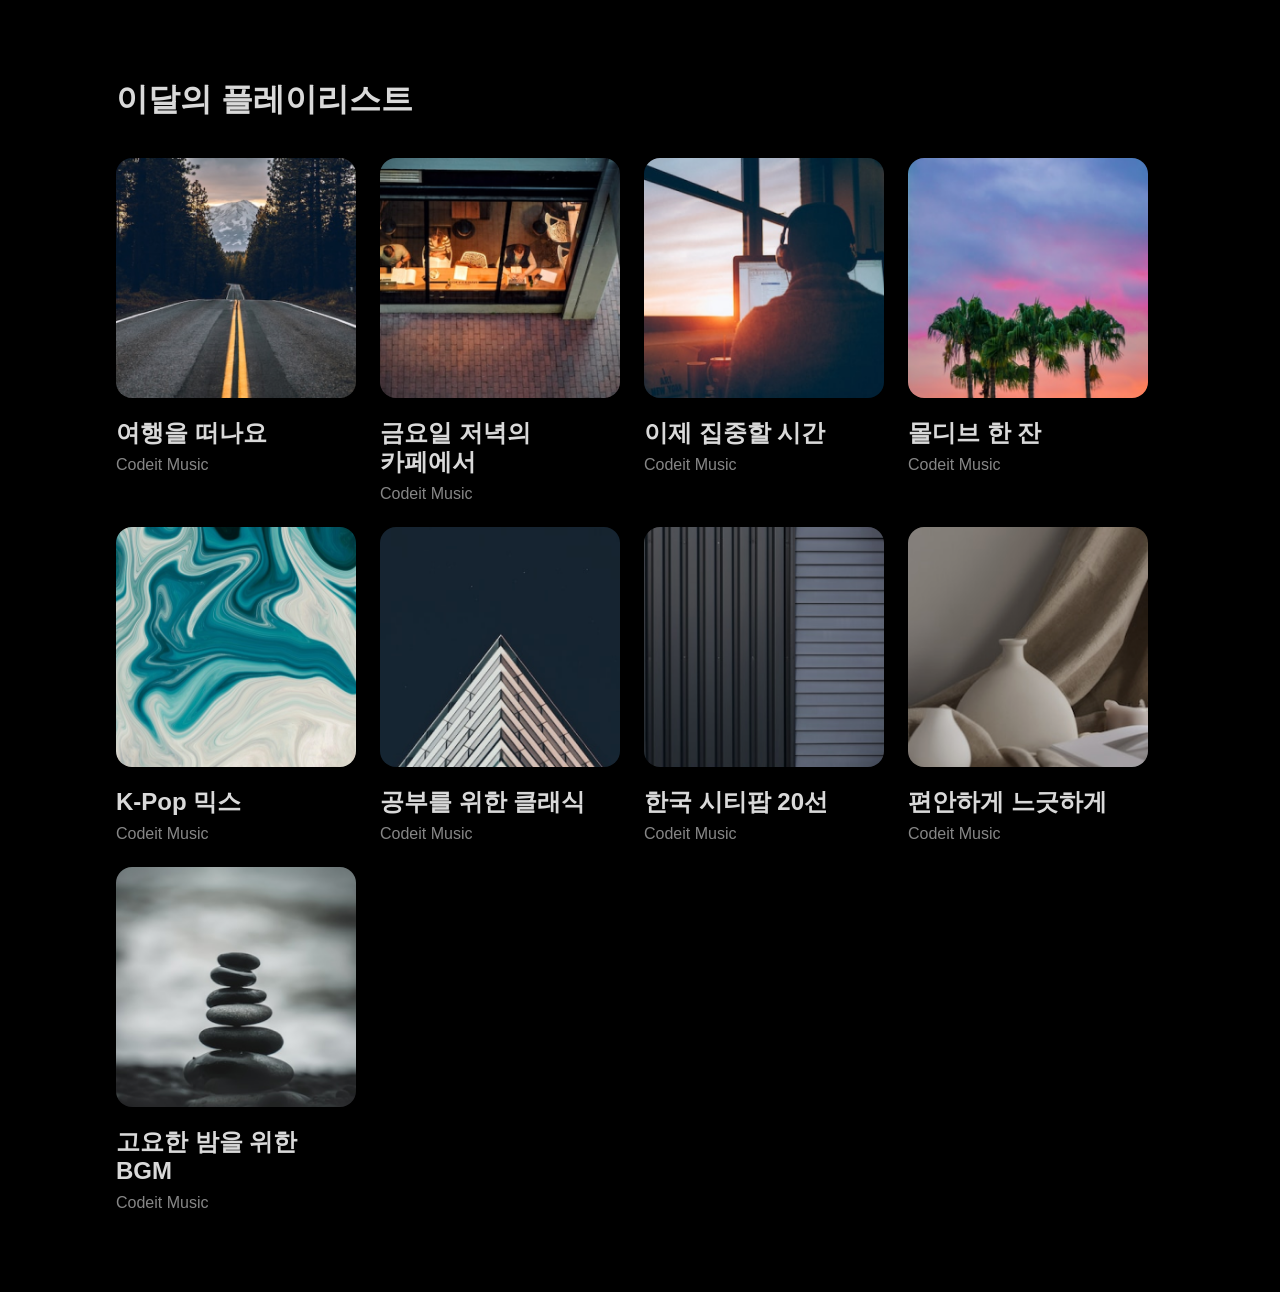
<file: PRACTICE/CSS 레이아웃/PLAYLISTOFTHEMONTH/index.html>
<!DOCTYPE html>
<html lang="ko">
<head>
  <meta charset="utf-8">
  <title>Codeit Music</title>
  <link rel="stylesheet" href="style.css">
</head>
<body>
  <section>
    <h2 class="section-title">이달의 플레이리스트</h2>
    <div class="playlists">
      <div class="playlist">
        <img class="playlist-thumb" src="images/img_playlist_1.png">
        <div class="playlist-title">
          여행을 떠나요
        </div>
        <div class="playlist-artist">
          Codeit Music
        </div>
      </div>
      <div class="playlist">
        <img class="playlist-thumb" src="images/img_playlist_2.png">
        <div class="playlist-title">
          금요일 저녁의 카페에서
        </div>
        <div class="playlist-artist">
          Codeit Music
        </div>
      </div>
      <div class="playlist">
        <img class="playlist-thumb" src="images/img_playlist_3.png">
        <div class="playlist-title">
          이제 집중할 시간
        </div>
        <div class="playlist-artist">
          Codeit Music
        </div>
      </div>
      <div class="playlist">
        <img class="playlist-thumb" src="images/img_playlist_4.png">
        <div class="playlist-title">
          몰디브 한 잔
        </div>
        <div class="playlist-artist">
          Codeit Music
        </div>
      </div>
      <div class="playlist">
        <img class="playlist-thumb" src="images/img_playlist_5.png">
        <div class="playlist-title">
          K-Pop 믹스
        </div>
        <div class="playlist-artist">
          Codeit Music
        </div>
      </div>
      <div class="playlist">
        <img class="playlist-thumb" src="images/img_playlist_6.png">
        <div class="playlist-title">
          공부를 위한 클래식
        </div>
        <div class="playlist-artist">
          Codeit Music
        </div>
      </div>
      <div class="playlist">
        <img class="playlist-thumb" src="images/img_playlist_7.png">
        <div class="playlist-title">
          한국 시티팝 20선
        </div>
        <div class="playlist-artist">
          Codeit Music
        </div>
      </div>
      <div class="playlist">
        <img class="playlist-thumb" src="images/img_playlist_8.png">
        <div class="playlist-title">
          편안하게 느긋하게
        </div>
        <div class="playlist-artist">
          Codeit Music
        </div>
      </div>
      <div class="playlist">
        <img class="playlist-thumb" src="images/img_playlist_9.png">
        <div class="playlist-title">
          고요한 밤을 위한 BGM
        </div>
        <div class="playlist-artist">
          Codeit Music
        </div>
      </div>
    </div>
  </section>
</body>
</html>
</file>
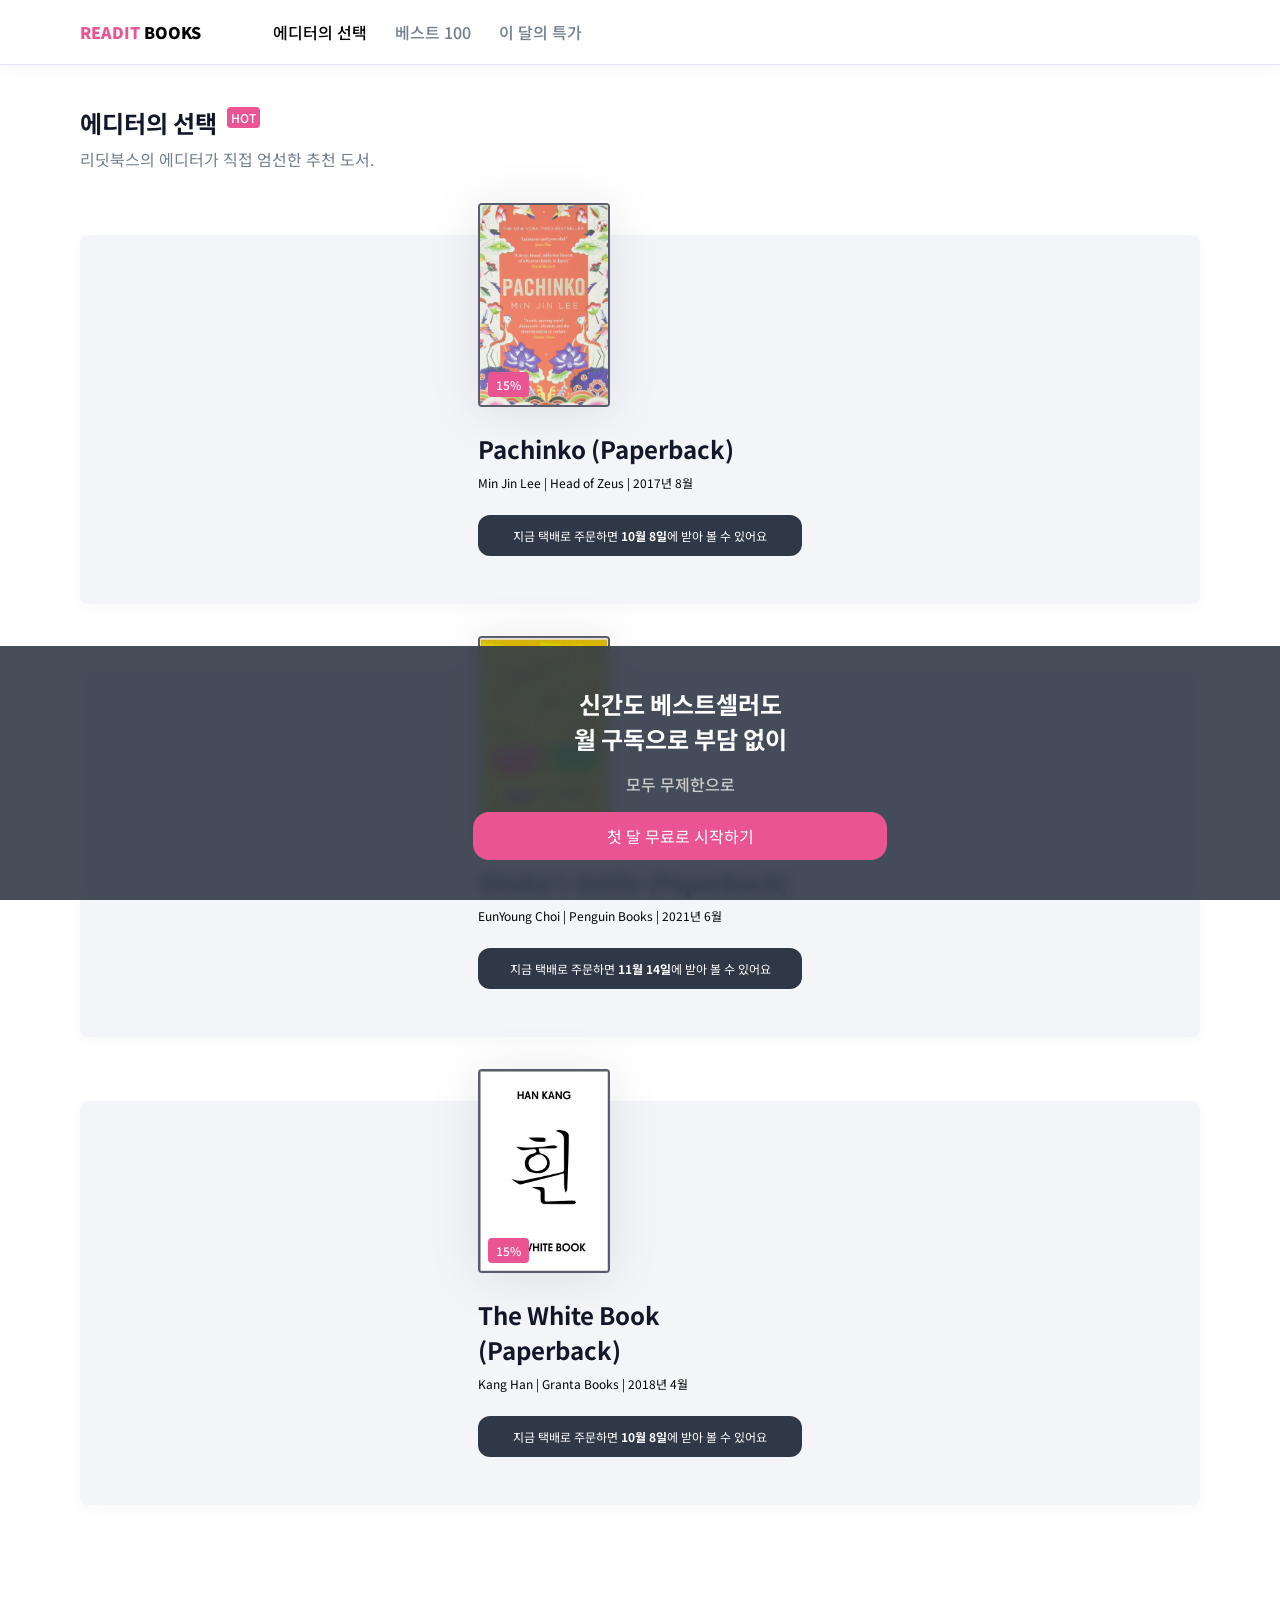
<file: PRACTICE/CSS 레이아웃/READITBOOKS/index.html>
<!DOCTYPE html>
<html>
  <head>
    <meta charset="utf-8">
    <title>Readit Books</title>
    <link rel="preconnect" href="https://fonts.googleapis.com">
    <link rel="preconnect" href="https://fonts.gstatic.com" crossorigin>
    <link
      href="https://fonts.googleapis.com/css2?family=Noto+Sans+KR:wght@400;700&display=swap"
      rel="stylesheet">
    <link rel="stylesheet" href="style.css">
  </head>
  <body>
    <div class="nav">
      <div class="logo"><span class="logo-accent">READIT</span> BOOKS</div>
      <ul class="menu">
        <li class="menu-item active">에디터의 선택</li>
        <li class="menu-item">베스트 100</li>
        <li class="menu-item">이 달의 특가</li>
      </ul>
    </div>
    <main>
      <h1 class="title">에디터의 선택<span class="hot-badge">HOT</span></h1>
      <p class="description">리딧북스의 에디터가 직접 엄선한 추천 도서.</p>
      <div class="book">
        <div class="book-container">
          <div class="book-thumb">
            <img class="book-thumb-image" src="images/pachinko.jpeg">
            <div class="book-promotion-badge">15%</div>
          </div>
          <h2 class="title">
            <a href="https://codeit.kr">Pachinko (Paperback)</a>
          </h2>
          <p class="book-description">Min Jin Lee | Head of Zeus | 2017년 8월</p>
          <p class="book-info">
            지금 택배로 주문하면 <span class="date">10월 8일</span>에 받아 볼 수
            있어요
          </p>
        </div>
      </div>
      <div class="book">
        <div class="book-container">
          <div class="book-thumb">
            <img class="book-thumb-image" src="images/shokos-smile.jpeg">
          </div>
          <h2 class="title">Shoko's Smile (Paperback)</h2>
          <p class="book-description">
            EunYoung Choi | Penguin Books | 2021년 6월
          </p>
          <p class="book-info">
            지금 택배로 주문하면 <span class="date">11월 14일</span>에 받아 볼 수
            있어요
          </p>
        </div>
      </div>
      <div class="book">
        <div class="book-container">
          <div class="book-thumb">
            <img class="book-thumb-image" src="images/white.jpeg">
            <div class="book-promotion-badge">15%</div>
          </div>
          <h2 class="title">The White Book (Paperback)</h2>
          <p class="book-description">Kang Han | Granta Books | 2018년 4월</p>
          <p class="book-info">
            지금 택배로 주문하면 <span class="date">10월 8일</span>에 받아 볼 수
            있어요
          </p>
        </div>
      </div>
    </main>
    <div class="ad-banner">
      <h2 class="ad-banner-title">
        신간도 베스트셀러도<br>
        월 구독으로 부담 없이
      </h2>
      <div class="ad-banner-description">모두 무제한으로</div>
      <a href="#" class="ad-banner-cta">
        첫 달 무료로 시작하기
      </a>
    </div>
  </body>
</html>
</file>
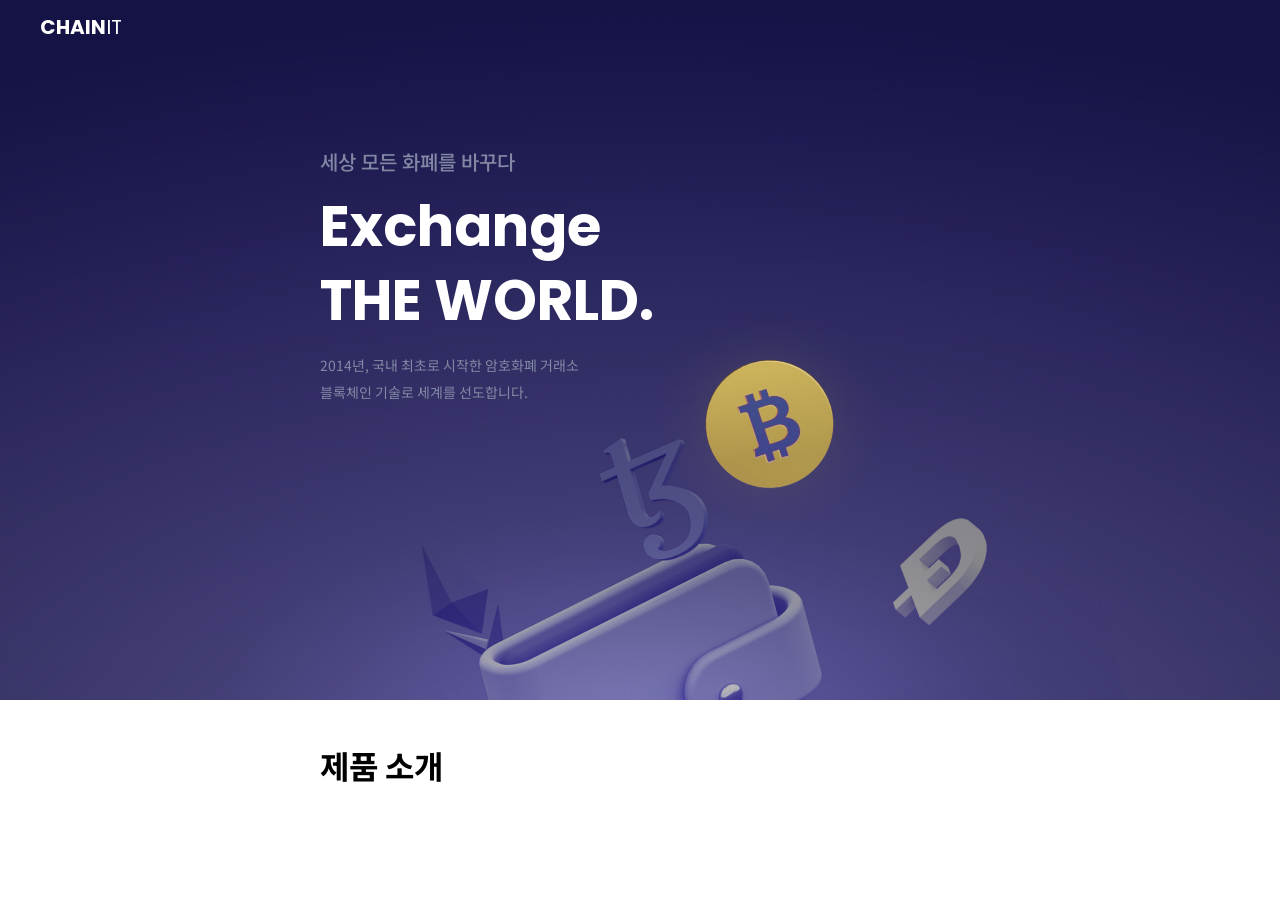
<file: PRACTICE/CSS 핵심 개념/CHAINIT/index.html>
<!DOCTYPE html>
<html>
  <head>
    <meta charset="utf-8">
    <title>Chainit</title>
    <link rel="preconnect" href="https://fonts.googleapis.com">
    <link rel="preconnect" href="https://fonts.gstatic.com" crossorigin>
    <link href="https://fonts.googleapis.com/css2?family=Noto+Sans+KR:wght@400;700&family=Poppins:wght@400;700&display=swap" rel="stylesheet">
    <link rel="stylesheet" href="style.css">
  </head>
  <body>
    <div class="header">
      <div class="header-title">
        <span class="header-title-accent">CHAIN</span>IT
      </div>
      <div class="header-content">
        <h1 class="header-tagline-small">세상 모든 화폐를 바꾸다</h1>
        <h2 class="header-tagline">Exchange<br>THE WORLD.</h2>
        <p class="header-description">
          2014년, 국내 최초로 시작한 암호화폐 거래소<br>
          블록체인 기술로 세계를 선도합니다.
        </p>
      </div>
    </div>
    <div class="section">
      <h1 class="title">제품 소개</h1>
    </div>
  </body>
</html>
</file>
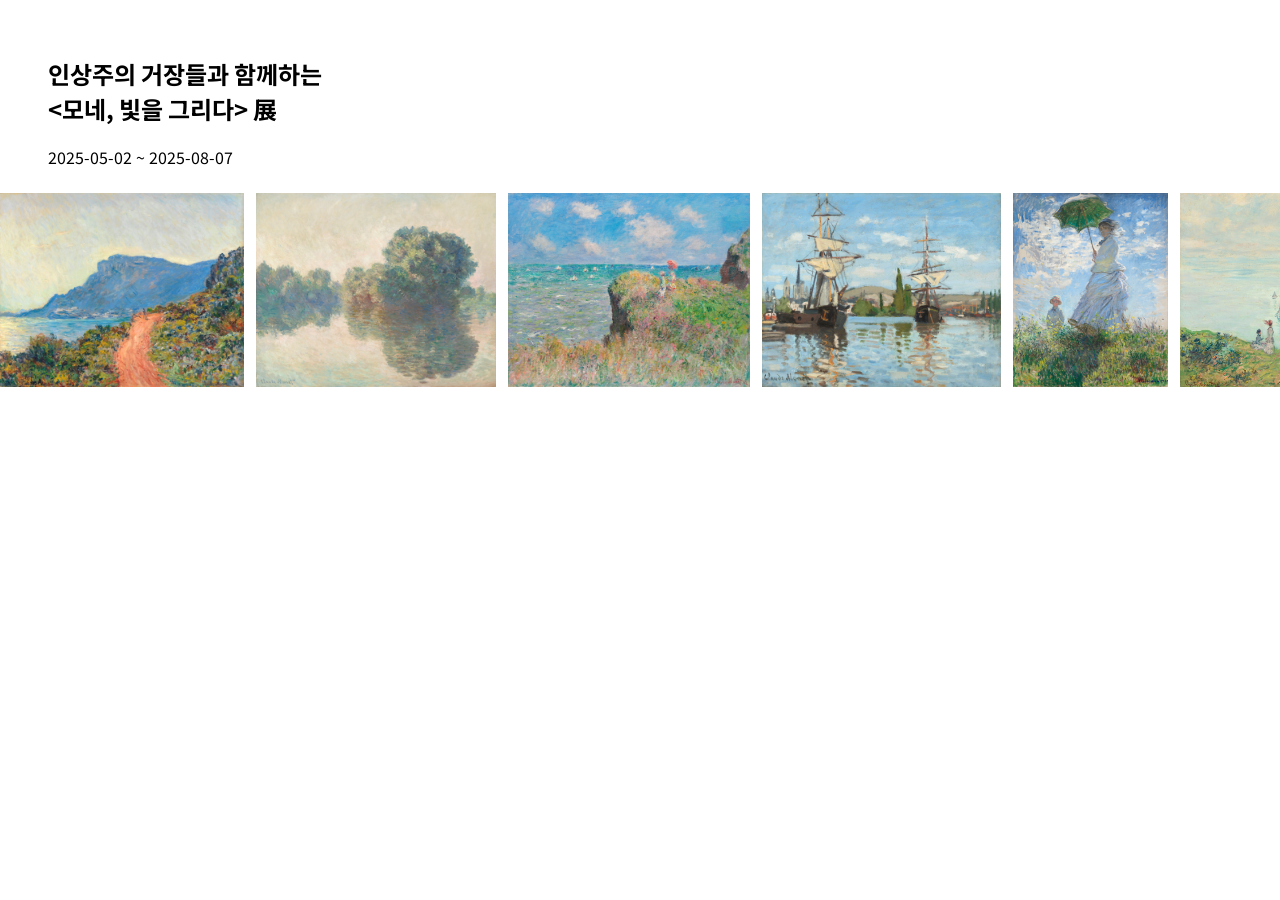
<file: PRACTICE/CSS 핵심 개념/CLAUDEMONET/index.html>
<!DOCTYPE html>
<html>
  <head>
    <meta charset="utf-8">
    <title>코드잇 미술관</title>
    <link rel="preconnect" href="https://fonts.googleapis.com">
    <link rel="preconnect" href="https://fonts.gstatic.com" crossorigin>
    <link href="https://fonts.googleapis.com/css2?family=Noto+Sans+KR:wght@400;700&display=swap" rel="stylesheet">
    <link rel="stylesheet" href="style.css">
  </head>
  <body>
    <div class="section">
      <h2 class="title">
        인상주의 거장들과 함께하는<br>
        &lt;모네, 빛을 그리다&gt; 展
      </h2>
      <h3 class="date">2025-05-02 ~ 2025-08-07</h3>
    </div>
    <div class="artworks">
      <img class="artwork" src="547239.jpg">
      <img class="artwork" src="547250.jpg">
      <img class="artwork" src="547252.jpg">
      <img class="artwork" src="547266.jpg">
      <img class="artwork" src="547292.jpg">
      <img class="artwork" src="547293.jpg">
      <img class="artwork" src="547310.jpg">
      <img class="artwork" src="930543.jpg">
    </div>
  </body>
</html>
</file>
<file: PRACTICE/GOODQUOTES/style.css>
body {
  background: #f3f3f3;
  font-family: Poppins, 'Noto Sans KR', sans-serif;
  font-size: 16px;
  font-weight: 500;
}

#titleGoodquote {
  font-size: 20px;
  font-weight: 400;
  text-align: center;
}

#forMotivation {
  color: #818181;
  font-size: 12px;
  font-weight: 400;
  text-align: center;
}

.quotes {
  background: #ffffff;
  margin: 24px auto;
  padding: 24px;
  width: 320px;
}

.name {
  color: #818181;
  font-size: 12px;
  font-weight: 400;
}
</file>
<file: PRACTICE/CSS 레이아웃/CHAINIT/style.css>
* {
  box-sizing: border-box;
}

html {
  font-size: 16px;
  font-family: 'Noto Sans KR', sans-serif;
}

body {
  margin: 0 auto;
  padding: 24px;
  max-width: 1360px;
  width: 100%;
  background-color: #e5e5e5;
  color: #161346;
}

header {
  display: flex;
  align-items: center;
}

.logo {
  font-weight: 500;
  font-size: 20px;
  font-family: Poppins, sans-serif;
  line-height: 30px;
}

.logo .accent {
  font-weight: 700;
}

ul.menu {
  display: flex;
  list-style: none;

  gap: 24px;
}

ul.menu > li {
  display: block;
}

.menu {
  color: #717f8e;
}

.menu > .active {
  color: #161346;
}

.site.menu {
  flex: 1 1 auto;
}

main {
  display: grid;
  margin: 24px 0;
  grid-template-areas:
    'prices assets'
    'prices order'
    'prices .';
  grid-template-rows: 307px 1fr 1fr;
  grid-template-columns: 1fr 437px;
  gap: 24px;
}

section {
  padding: 32px;
  border-radius: 16px;
  background-color: #ffffff;
}

.prices {
  grid-area: prices;
}

.detail {
  position: relative;
}

.crypto-name {
  display: flex;
  align-items: center;
  color: #161346;
  font-weight: 500;
  font-size: 24px;
  line-height: 35px;
}

.crypto-logo {
  margin-right: 16px;
  width: 32px;
  height: 32px;
}

.ticker-symbol {
  margin-left: 8px;
  color: #787e8e;
  font-weight: 400;
}

.current-price {
  margin: 8px 48px 16px;
  color: #497cff;
  font-weight: 700;
  font-size: 40px;
  line-height: 58px;
}

.current-price .change {
  margin-left: 16px;
  font-weight: 500;
  font-size: 16px;
  line-height: 23px;
}

.bookmark {
  position: absolute;
  top: 0;
  right: 0;
  width: 20px;
  height: 20px;
}

.chart-image {
  width: 100%;
}

ul.categories {
  margin: 0;
  padding: 0;
  list-style: none;
}

.categories {
  display: flex;

  gap: 8px;
}

.category {
  padding: 8px 16px;
  border-radius: 8px;
  background-color: #f9f9fb;
  color: #a5a5b3;
}

.category.active {
  background-color: #161346;
  color: #ffffff;
}

table.price-table {
  margin-top: 24px;
  width: 100%;
  border-collapse: collapse;
}

table.price-table thead {
  background: #f9f9fb;
}

table.price-table thead th {
  padding: 14px 0;
  font-weight: 500;
  font-size: 16px;
  line-height: 23px;
}

table.price-table thead th:first-child {
  border-radius: 8px 0 0 8px;
}

table.price-table th,
table.price-table td {
  text-align: right;
}

table.price-table th:first-child,
table.price-table td:first-child {
  padding-right: 14px;
  text-align: center;
}

table.price-table th:nth-child(2),
table.price-table td:nth-child(2) {
  text-align: left;
}

table.price-table thead th:last-child,
table.price-table td:last-child {
  padding-right: 14px;
}

table.price-table thead th:last-child {
  border-radius: 0 8px 8px 0;
}

table.price-table td {
  padding: 12px 0;
}

.table-item-bookmark {
  width: 24px;
  height: 24px;
  vertical-align: middle;
}

.price-table .ticker {
  color: #787e8e;
  font-weight: 400;
}

.price-table .rise {
  color: #e7566c;
}

.price-table .fall {
  color: #497cff;
}

.assets {
  display: flex;
  align-items: center;
  flex-direction: column;
  justify-content: center;
  background-color: #fff1db;
  grid-area: assets;
}

.login-message {
  text-align: center;
  font-size: 24px;
  line-height: 35px;
}

.login {
  padding: 8px 32px;
  border-radius: 8px;
  background: #ffffff;
  color: #161346;
  text-decoration: none;
  font-weight: 500;
  font-size: 21px;
  line-height: 30px;
}

.order {
  grid-area: order;
}

.order-types {
  display: flex;
}

.order-type {
  flex: 1 1 auto;
  padding: 8px;
  border-bottom: 2px solid #d1d1dc;
  color: #d1d1dc;
  text-align: center;
  text-decoration: none;
  font-weight: 500;
  font-size: 20px;
  line-height: 29px;
}

.order-type.active {
  border-bottom: 4px solid #e7566c;
  color: #e7566c;
}

.order .available,
.order .price,
.order .quantity,
.order .total {
  margin: 24px 0;
}

.order-button {
  display: block;
  margin-top: 50px;
  padding: 12px 8px;
  width: 100%;
  border: none;
  border-radius: 8px;
  background-color: #e7566c;
  color: #ffffff;
  font-weight: 500;
  font-size: 21px;
  line-height: 30px;
}

.order .label {
  color: #a5a5b3;
}

.order .label.big {
  font-weight: 500;
  font-size: 20px;
  line-height: 29px;
}

.order .available {
  display: flex;
  justify-content: space-between;
}

.input-container {
  display: flex;
  align-items: center;
  justify-content: space-between;
  margin: 8px 0;
  padding: 14px 24px;
  border-radius: 8px;
  background-color: #f9f9fb;

  gap: 24px;
}

.input-container .icon {
  width: 16px;
  height: 16px;
}

.input-container input {
  flex: 1 1 auto;
  border: none;
  background-color: transparent;
  color: #161346;
  text-align: center;
  font-size: 16px;
}

.order .total {
  display: flex;
  align-items: center;

  gap: 16px;
}

.order .total-price {
  flex: 1 1 auto;
  text-align: right;
  font-weight: 700;
  font-size: 24px;
  line-height: 35px;
}

.order hr {
  border: 1px solid #d1d1dc;
}
</file>
<file: PRACTICE/CSS 레이아웃/CODEITAIRLINES/style.css>
* {
  box-sizing: border-box;
}

body {
  margin: 0;
  background: #f7f8fd;
  color: #0b1f66;
  font-family: 'Noto Sans KR', sans-serif;
}

button {
  padding: 8px 16px;
  border: none;
  border-radius: 8px;
  background-color: #16bf97;
  box-shadow: 0px 4px 15px rgba(18, 23, 42, 0.03);
  color: #ffffff;
  font-weight: 700;
}

button:disabled {
  background-color: #f5f6f9;
  color: #b6bfd3;
}

.container {
  margin: 0 auto;
  width: 880px;
}

.header {
  position: sticky;
  top: 0;
  padding: 18px 0;
  background-color: #2a3251;
  color: #ffffff;
}

#logo {
  height: 24px;
}

.header > .divider {
  color: #3b4252;
}

.trip {
  display: flex;
  align-items: center;
  justify-content: space-between;
  margin: 40px 0 24px;
  padding: 24px 32px;
  border-radius: 8px;
  background: #ebeff8;
}

.trip-title {
  color: #b3bdd5;
  font-weight: 700;
  font-size: 16px;
  line-height: 23px;
}

.trip-depart-icon {
  margin-right: 8px;
  height: 12px;
}

.trip-airports {
  margin: 8px 0;
  color: #000000;
  font-weight: 600;
  font-style: normal;
  font-size: 32px;
  font-family: 'Titillium Web';
  line-height: 32px;
}

.trip-date {
  display: inline-block;
  margin: 16px 0;
  padding: 8px 24px;
  border-radius: 4px;
  background: #ffffff;
  color: #000000;
}

.flights-header {
  display: flex;
  align-items: flex-end;
  margin-bottom: 40px;
}

.flights-header-result,
.flights-header-col {
  padding-bottom: 18px;
  border-bottom: 1px solid #d6dbe8;
}

.flights-header-result {
  flex: 1 1 auto;
}

.flights-header-col {
  flex: 0 0 147px;
  padding: 18px;
  color: #b1bac9;
}

.flights-header-col.active {
  border-bottom: 3px solid #2a3251;
  color: #2a3251;
}

.order-by {
  margin-bottom: 8px;
  font-weight: 700;
}

.flight-card {
  display: flex;
  margin: 24px 0;
  border-radius: 8px;
  background: #ffffff;
  box-shadow: 0px 4px 15px rgba(18, 23, 42, 0.1);
}

.flight-card > .ticket {
  flex: 1 1 auto;
}

.flight-card > .cabin {
  flex: 0 0 147px;
  border-left: 1px solid #e5e9f3;
}

.ticket-label {
  margin: 0;
  padding: 8px 24px;
  background-image: url('images/bg_ticket_label.svg');
  background-position: 0 0;
  background-size: contain;
  background-repeat: no-repeat;
  color: #16bf97;
  font-size: 12px;
  font-family: 'Titillium Web';
  line-height: 18px;
}

.flight-card .content {
  display: flex;
  flex-direction: column;
  justify-content: center;
  padding: 24px 24px 32px;
  color: #1a345e;
  font-weight: 700;

  gap: 16px;
}

.flight-card .label {
  margin-bottom: 8px;
  color: #b6bfd3;
  font-weight: 500;
  font-size: 12px;
  line-height: 17px;
}

.flight-card .departure-arrival {
  display: flex;
  align-items: center;
  justify-content: space-between;
  font-weight: 700;
}

.flight-card .journey {
  text-align: center;
}

.cabin {
  display: flex;
  align-items: center;
  flex-direction: column;
  justify-content: center;
}

.cabin .name,
.cabin .price,
.cabin .left {
  margin: 0;
}

.cabin .name {
  font-weight: 500;
  font-size: 16px;
  line-height: 23px;
}

.cabin .price {
  font-weight: 700;
  font-size: 16px;
  line-height: 23px;
}

.cabin .left {
  font-weight: 500;
  font-size: 12px;
  line-height: 17px;
}

.cabin .reserve {
  margin-top: 23px;
}

.soldout.cabin .left {
  color: #b6bfd3;
}

.soldout-soon.cabin .left {
  color: #dc534a;
}

.ad {
  position: relative;
  z-index: -1;
  display: flex;
  align-items: center;
  flex-direction: column;
  margin-top: -40px;
  padding: 47px;
  border-radius: 8px;
  background-color: #ebeff8;
}

.ad > h3 {
  margin: 0 0 8px;
  font-weight: 700;
  font-size: 16px;
  line-height: 23px;
}

.ad > p {
  margin: 0 0 16px;
  color: #b6bfd3;
  font-size: 12px;
  line-height: 17px;
}
</file>
<file: PRACTICE/CSS 레이아웃/MONDRIAN/style.css>
body,
html {
  background-color: #f5f6f2;
}

.painting {
  background-color: black;
  display: grid;
  grid-template: repeat(6, 1fr) / repeat(4, 1fr);
  width: 460px;
  height: 540px;
  gap: 16px;
}

#box1 {
  background-color: white;
  grid-row: 1 / 3;
  grid-column: 1/ 2;
}

#box2 {
  background-color: white;
  grid-row: 3 / 5;
  grid-column: 1/ 2;
}

#box3 {
  background-color: blue;
  grid-row: -1 / -3;
  grid-column: 1 / 2;
}

#box4 {
  background-color: red;
  grid-row: 1 / 5;
  grid-column: 2 / 5;
}

#box5 {
  background-color: white;
  grid-row: -1 / -3;
  grid-column: 2 / 4;
}

#box6 {
  background-color: white;
  grid-row: -2 / -3;
  grid-column: -1 / -2;
}

#box7 {
  background-color: yellow;
  grid-row: -1 / -2;
  grid-column: -1 / -2;
}
</file>
<file: PRACTICE/CSS 레이아웃/MUSIC/style.css>
* {
  box-sizing: border-box;
}

html {
  word-break: keep-all;
  font-family: Pretendard, sans-serif;
}

body {
  margin: 0;
  background-color: #000;
  color: #fff;
}

.wrap {
  margin: 0 auto;
  padding: 32px;
  max-width: 1080px;
  width: 100%;
}

header {
  position: sticky;
  top: 0;
  z-index: 1;
  padding: 16px;
  background-image: linear-gradient(
    180deg,
    #000000 15.1%,
    rgba(0, 0, 0, 0) 100%
  );
  font-weight: 700;
}

.info {
  margin-bottom: 40px;
  padding: 40px;
  border-bottom: 1px solid #595864;
}

.cover {
  width: 252px;
  height: 252px;
  border-radius: 24px;
  overflow: hidden;
  position: relative;
}

.cover-image {
  width: 100%;
  height: 100%;
}

.cover-play-icon {
  display: none;
  width: 72px;
  height: 72px;
  position: absolute;
  left: 28px;
  bottom: 28px;
}

.cover:hover .cover-play-icon {
  display: block;
}

.playlist-title {
  margin: 40px 0 16px;
  font-weight: 700;
  font-size: 40px;
  line-height: 48px;
}

.hot-badge {
  position: relative;
  top: -20px;
  padding: 4px 8px;
  border-radius: 8px;
  background-color: #2a2a31;
  color: #8e8ea0;
  font-weight: 700;
  font-size: 16px;
  line-height: 19px;
}

.artist {
  display: flex;
  align-items: center;
  color: #7d7c8a;
  font-weight: 400;
  font-size: 16px;
  line-height: 19px;

  gap: 8px;
}

.artist-profile {
  overflow: hidden;
  width: 24px;
  height: 24px;
  border-radius: 50%;
}

.description {
  margin: 16px 0 32px;
  color: #7d7c8a;
  font-weight: 400;
  font-size: 16px;
  line-height: 19px;
}

.play-button {
  padding: 12px 24px;
  border: none;
  border-radius: 8px;
  background-color: #4b1bb1;
  color: #ffffff;
  font-weight: 500;
  font-size: 16px;
  line-height: 19px;
}

.tracks {
  list-style: none;
  margin: 0;
  padding: 0;
}

.track {
  display: flex;
  align-items: center;
  padding: 24px 32px;

  gap: 16px;
}

.track.active {
  border-radius: 16px;
  background-color: #19191F;
}

.track-number {
  flex-basis: 24px;
}

.track-title {
  flex-grow: 1;
}

.track-icon {
  width: 16px;
  height: 16px;
  flex-shrink: 0;
}
</file>
<file: PRACTICE/CSS 레이아웃/MUSICPLAYER/style.css>
* {
  box-sizing: border-box;
}

html {
  font-family: Pretendard, sans-serif;
  word-break: keep-all;
}

body {
  margin: 0;
  background-color: #000;
  color: #fff;
  font-size: 16px;
  line-height: 24px;
}

.progress-bar {
  height: 6px;
  background: linear-gradient(0deg, #4d4d54, #4d4d54),
    linear-gradient(0deg, #4d4d54, #4d4d54), #4d4d54;
}

.progress {
  width: 70%;
  height: 100%;
  background-color: #7000ff;
}

.player-main {
  display: flex;
  justify-content: space-between;
  align-items: center;
  padding: 16px 40px;
  background-color: rgba(48, 48, 55, 0.7);
  backdrop-filter: blur(15px);
}

.info,
.time {
  flex-basis: 300px;
}

.info {
  display: flex;
  align-items: center;
  gap: 16px;
}

.current {
  border-radius: 14px;
}

.title {
  color: #d9d9d9;
}

.artist {
  color: #8c8993;
}

.playing {
  width: 48px;
  height: 48px;
}

.icon {
  width: 24px;
  height: 24px;
}

.controls {
  display: flex;
  align-items: center;
  justify-content: center;
}

.time {
  display: flex;
  justify-content: flex-end;
  color: #8c8993;
}
</file>
<file: PRACTICE/CSS 레이아웃/PLAYLISTOFTHEMONTH/style.css>
* {
  box-sizing: border-box;
}

html {
  word-break: keep-all;
  font-family: Pretendard, sans-serif;
  font-size: 16px;
  line-height: 19px;
}

body {
  background-color: #000;
  color: #d9d9d9;
  margin: 0;
}

section {
  max-width: 1120px;
  width: 100%;
  margin: 80px auto;
  padding: 0 36px;
}

.section-title {
  font-weight: 700;
  font-size: 32px;
  line-height: 38px;
  margin: 40px 0;
}

.playlists {
  display: flex;
  flex-wrap: wrap;
  gap: 24px;
}

.playlist {
  width: 240px;
}

.playlist-thumb {
  width: 100%;
  border-radius: 16px;
}

.playlist-title {
  font-weight: 700;
  font-size: 24px;
  line-height: 29px;
  margin: 16px 0 8px;
}

.playlist-artist {
  color: #868686;
  margin: 0;
}
</file>
<file: PRACTICE/CSS 레이아웃/READITBOOKS/style.css>
body {
  margin: 0;
  font-family: 'Noto Sans KR', sans-serif;
}

a {
  color: #12172a;
  text-decoration: none;
}

a:hover {
  text-decoration: underline;
}

.nav {
  z-index: 5;
  position: sticky;
  top: 0;
  padding: 20px 80px;
  border-bottom: 1px solid #e1e6f1;
  background-color: #ffffff;
  box-shadow: 0px 0px 20px rgba(27, 39, 50, 0.05);
}

.logo {
  display: inline;
  margin-right: 56px;
  font-weight: 900;
  font-size: 16px;
  line-height: 23px;
}

.logo-accent {
  color: #ea5493;
}

.menu {
  display: inline;
  margin: 0;
  padding: 0;
}

.menu-item {
  display: inline;
  margin: 0 12px;
  color: #717f8e;
  list-style: none;
  font-weight: 500;
}

.menu-item.active {
  color: #000000;
}

main {
  padding: 40px 80px;
  z-index: 0;
  position: relative;
}

.title {
  margin: 0 0 8px;
  color: #12172a;
  font-weight: 700;
  font-size: 24px;
  line-height: 35px;
}

.hot-badge {
  padding: 2px 4px;
  border-radius: 4px;
  background-color: #ea5493;
  color: #ffffff;
  font-weight: 500;
  font-size: 12px;
  line-height: 17px;
  position: relative;
  left: 10px;
  top: -10px
}

.description {
  margin: 0;
  color: #717f8e;
  font-weight: 400;
  font-size: 16px;
  line-height: 23px;
}

.book {
  margin: 64px 0;
  padding: 24px 48px;
  border-radius: 8px;
  background: #f4f5f9;
  box-shadow: 0px 4px 15px rgba(18, 23, 42, 0.03);
}

.book-container {
  margin: 0 auto;
  width: 324px;
}

.book-thumb {
  position: relative;
  overflow: hidden;
  margin-top: -56px;
  width: 128px;
  height: 200px;
  border: 2px solid #595d6d;
  border-radius: 4px;
  filter: drop-shadow(0px 4px 23px rgba(16, 20, 32, 0.1));
}

.book-thumb-image {
  display: block;
  width: 100%;
  height: 100%;
}

.book-promotion-badge {
  position: absolute;
  bottom: 8px;
  left: 8px;
  padding: 4px 8px;
  border-radius: 4px;
  background-color: #ea5493;
  color: #ffffff;
  font-weight: 500;
  font-size: 12px;
  line-height: 17px;
}

.book .title {
  margin: 24px 0 8px;
  color: #12172a;
  font-weight: 700;
  font-size: 24px;
  line-height: 35px;
}

.book-description {
  font-weight: 400;
  font-size: 12px;
  line-height: 17px;
  margin: 8px 0;
}

.book-info {
  margin: 24px 0;
  padding: 12px;
  border-radius: 12px;
  background-color: #2e3846;
  color: #ffffff;
  text-align: center;
  font-weight: 400;
  font-size: 12px;
  line-height: 17px;
}

.book .date {
  font-weight: 700;
}

.ad-banner {
  position: fixed;
  bottom: 0px;
  width: 100%;
  padding: 40px;
  background: rgba(49, 58, 71, 0.9);
  color: #fff;
  text-align: center;

  backdrop-filter: blur(6px);
}

.ad-banner-title {
  margin: 0;
  font-weight: 700;
  font-size: 24px;
  line-height: 35px;
}

.ad-banner-description {
  margin: 16px 0;
  color: #cbcbcb;
  font-weight: 500;
}

.ad-banner-cta {
  display: block;
  margin: 0 auto;
  padding: 12px;
  width: 390px;
  border-radius: 16px;
  background-color: #ea5493;
  color: #ffffff;
  text-align: center;
  text-decoration: none;
}
</file>
<file: PRACTICE/CSS 핵심 개념/CHAINIT/style.css>
body {
  font-family: 'Noto Sans KR', sans-serif;
  margin: 0;
}

.header {
  background-image: url('bg.png');
  background-position: center;
  background-repeat: no-repeat;
  background-size: cover;
  color: #ffffff;
}

.header-title {
  font-family: Poppins;
  font-size: 20px;
  line-height: 30px;
  padding: 12px 40px;
}

.header-title-accent {
  font-weight: 700;
}

.header-tagline-small {
  color: #8287a4;
  font-size: 20px;
  font-weight: 500;
  line-height: 29px;
}

.header-tagline {
  color: #ffffff;
  font-family: Poppins;
  font-size: 56px;
  font-weight: 700;
  line-height: 74px;
  margin: 0;
}

.header-description {
  color: #8287a4;
  font-size: 14px;
  font-weight: 400;
  line-height: 27px;
}

.header-content {
  padding: 80px 0 280px;
}

.title {
  margin-bottom: 42px;
  margin-top: 42px;
}

.header-content, .section {
  margin: 0 auto;
  width: 640px;
}
</file>
<file: PRACTICE/CSS 핵심 개념/CLAUDEMONET/style.css>
html {
  font-family: 'Noto Sans KR', sans-serif;
  font-size: 16px;
}

body {
  padding: 24px 40px;
}

.title {
  font-size: 24px;
  font-weight: 700;
  line-height: 35px;
}

.section {
  margin: 24px 0;
}

.date {
  font-size: 16px;
  font-weight: 400;
  line-height: 23px;
  margin: 8px 0;
}

.artworks {
  margin: 0 -48px;
  white-space: nowrap;
  overflow: scroll;
}

.artwork {
  height: 194px;
  margin-right: 8px;
}
</file>
